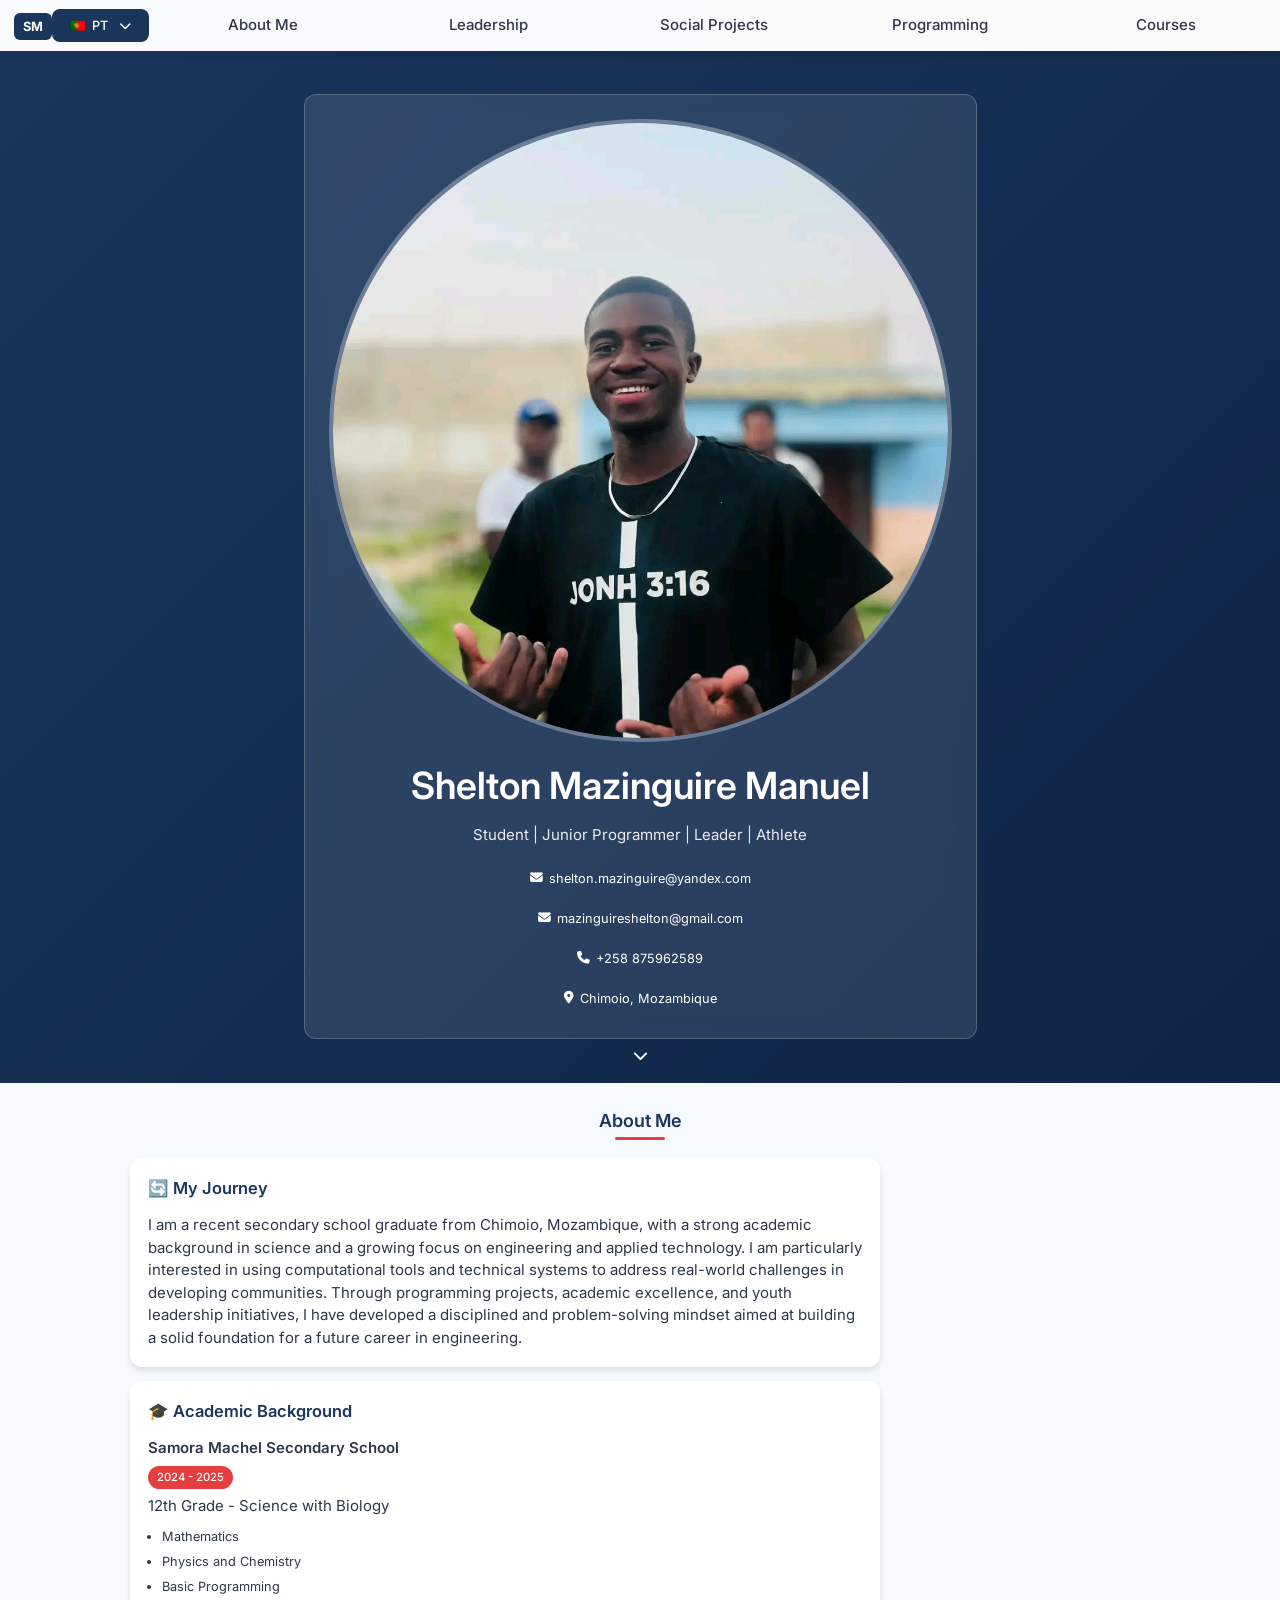
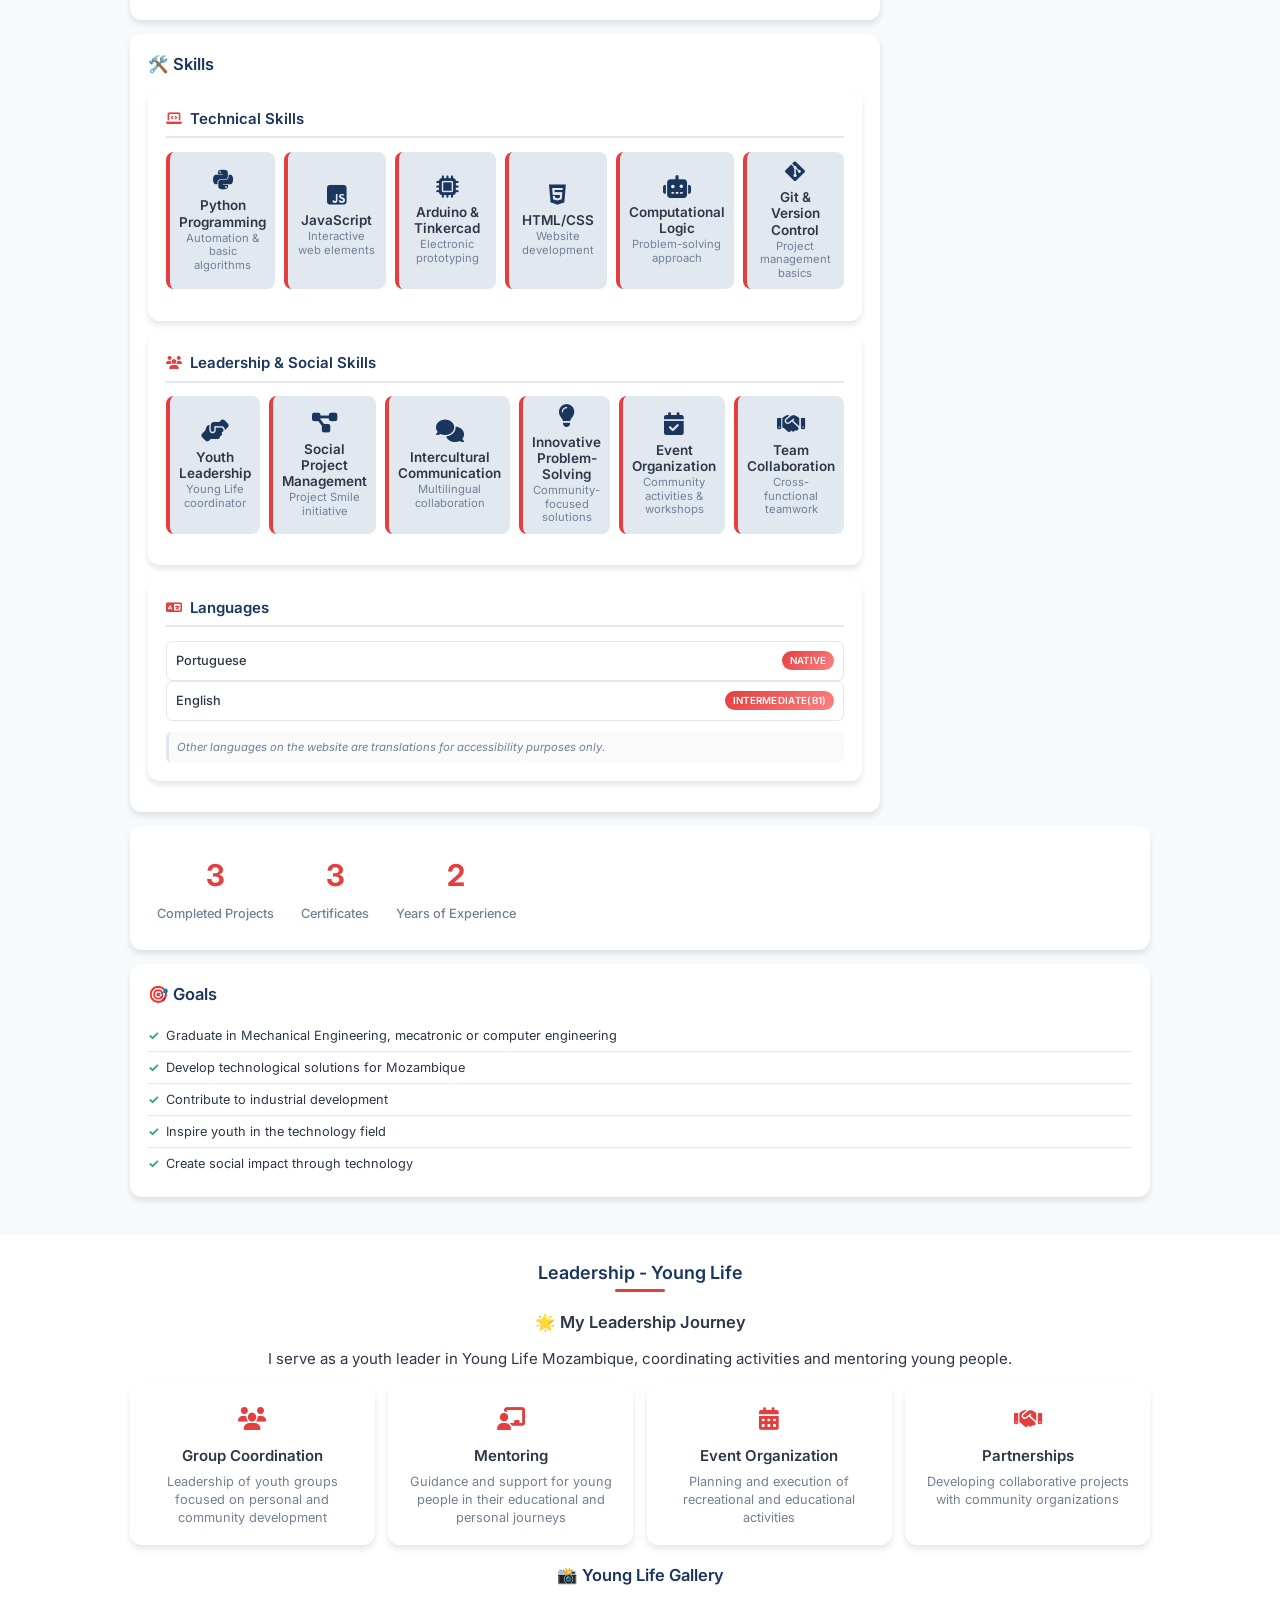
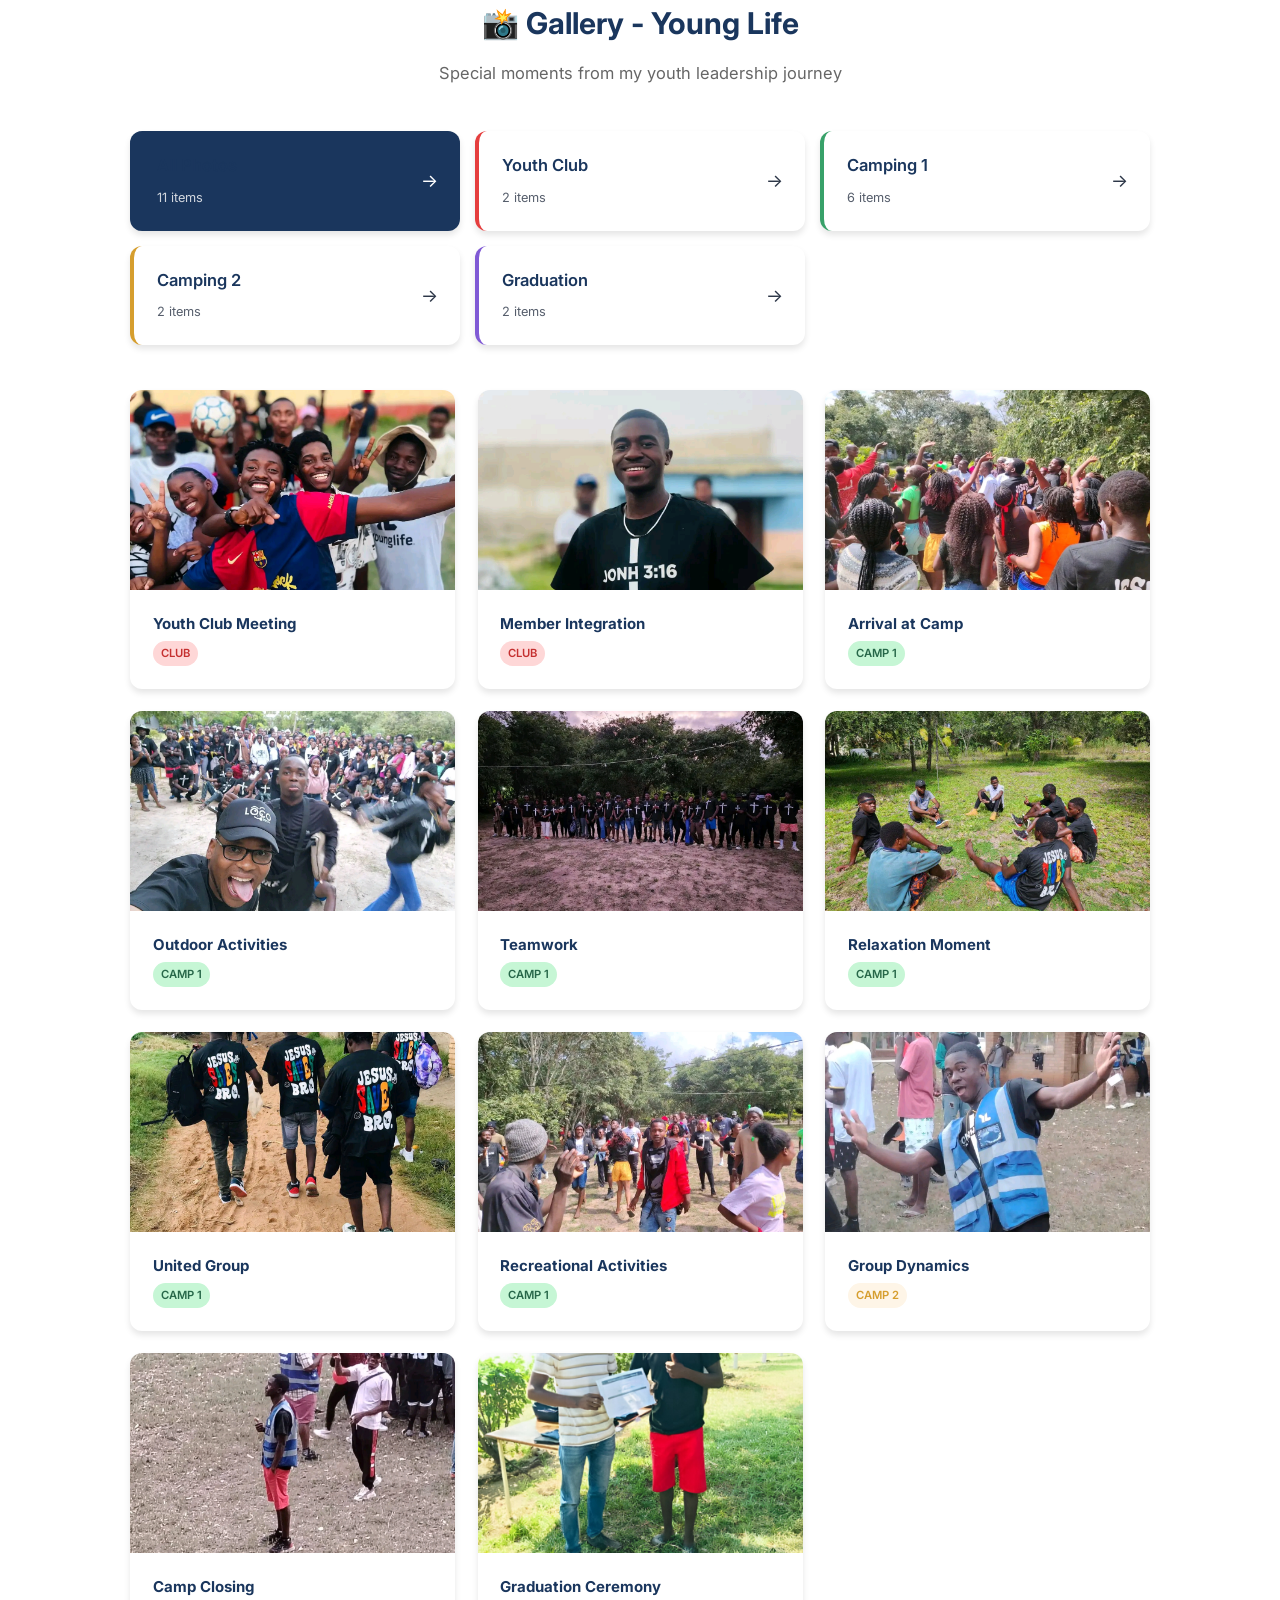
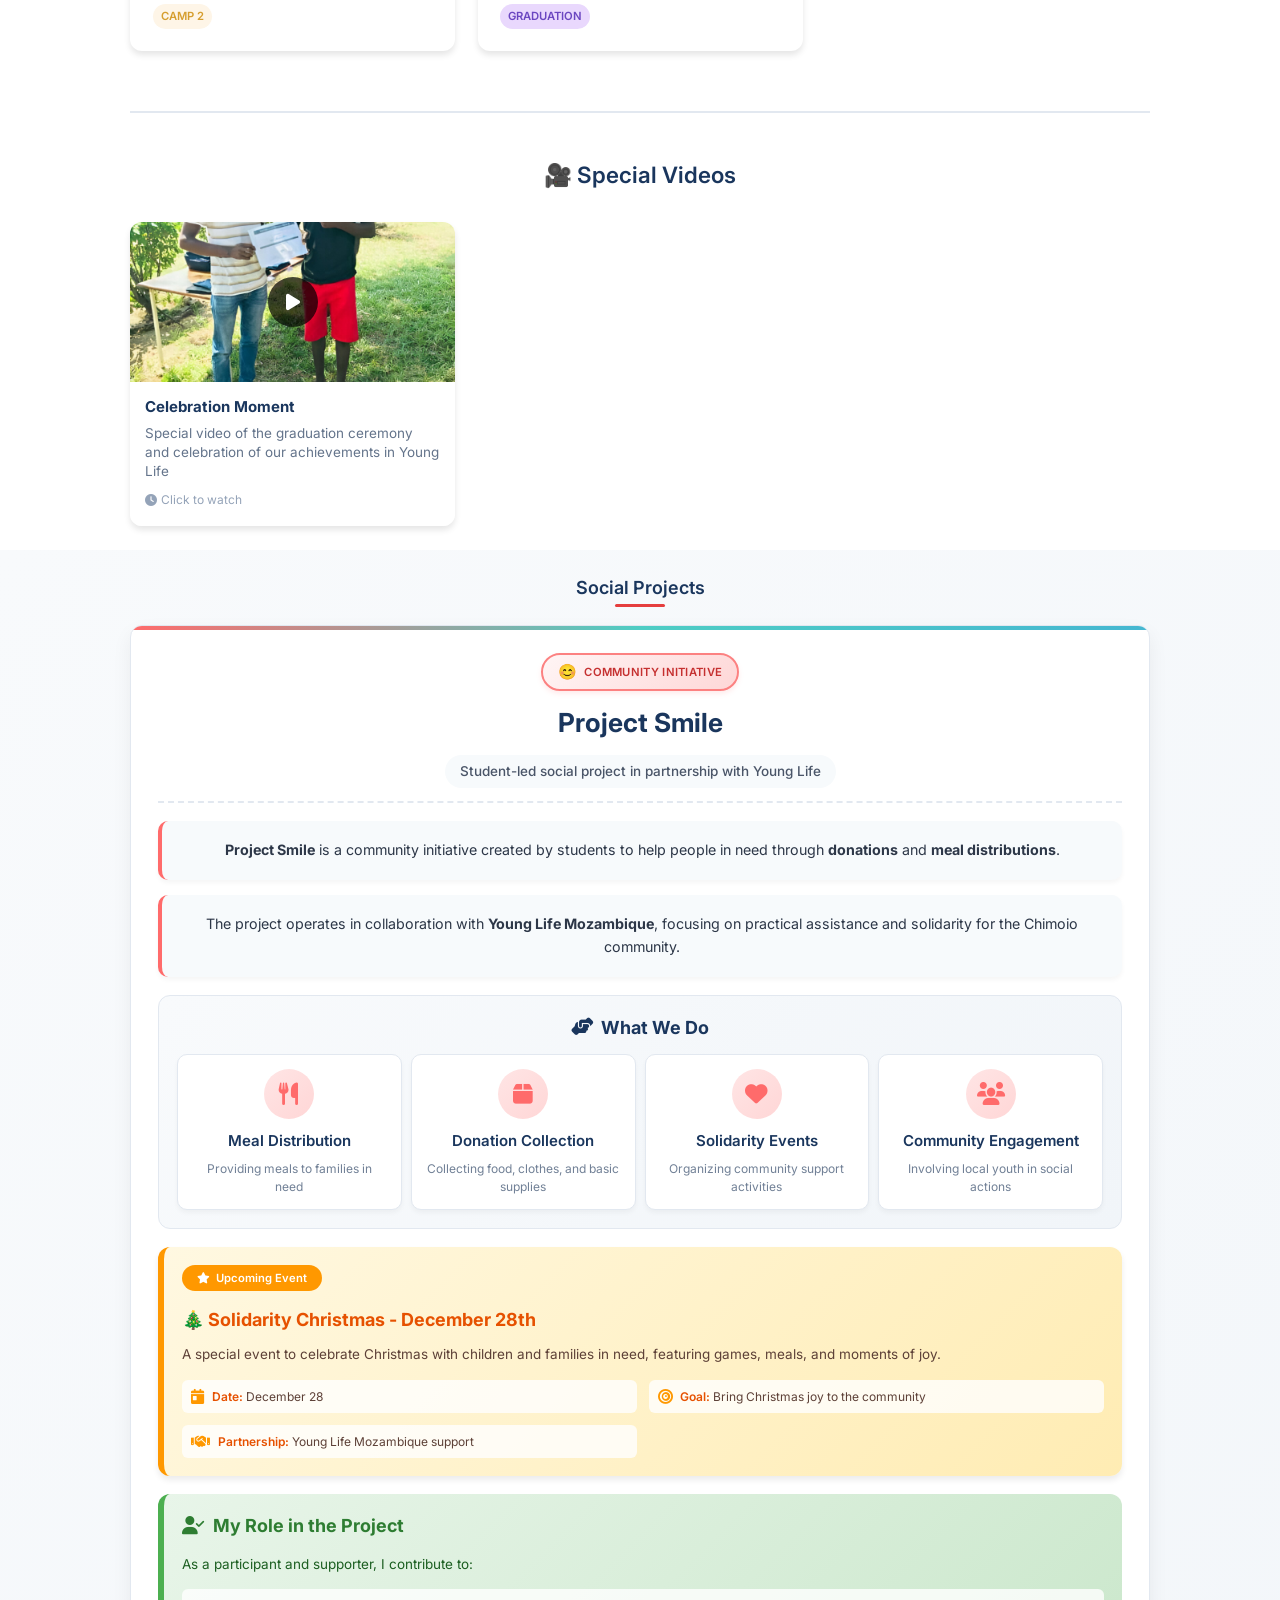
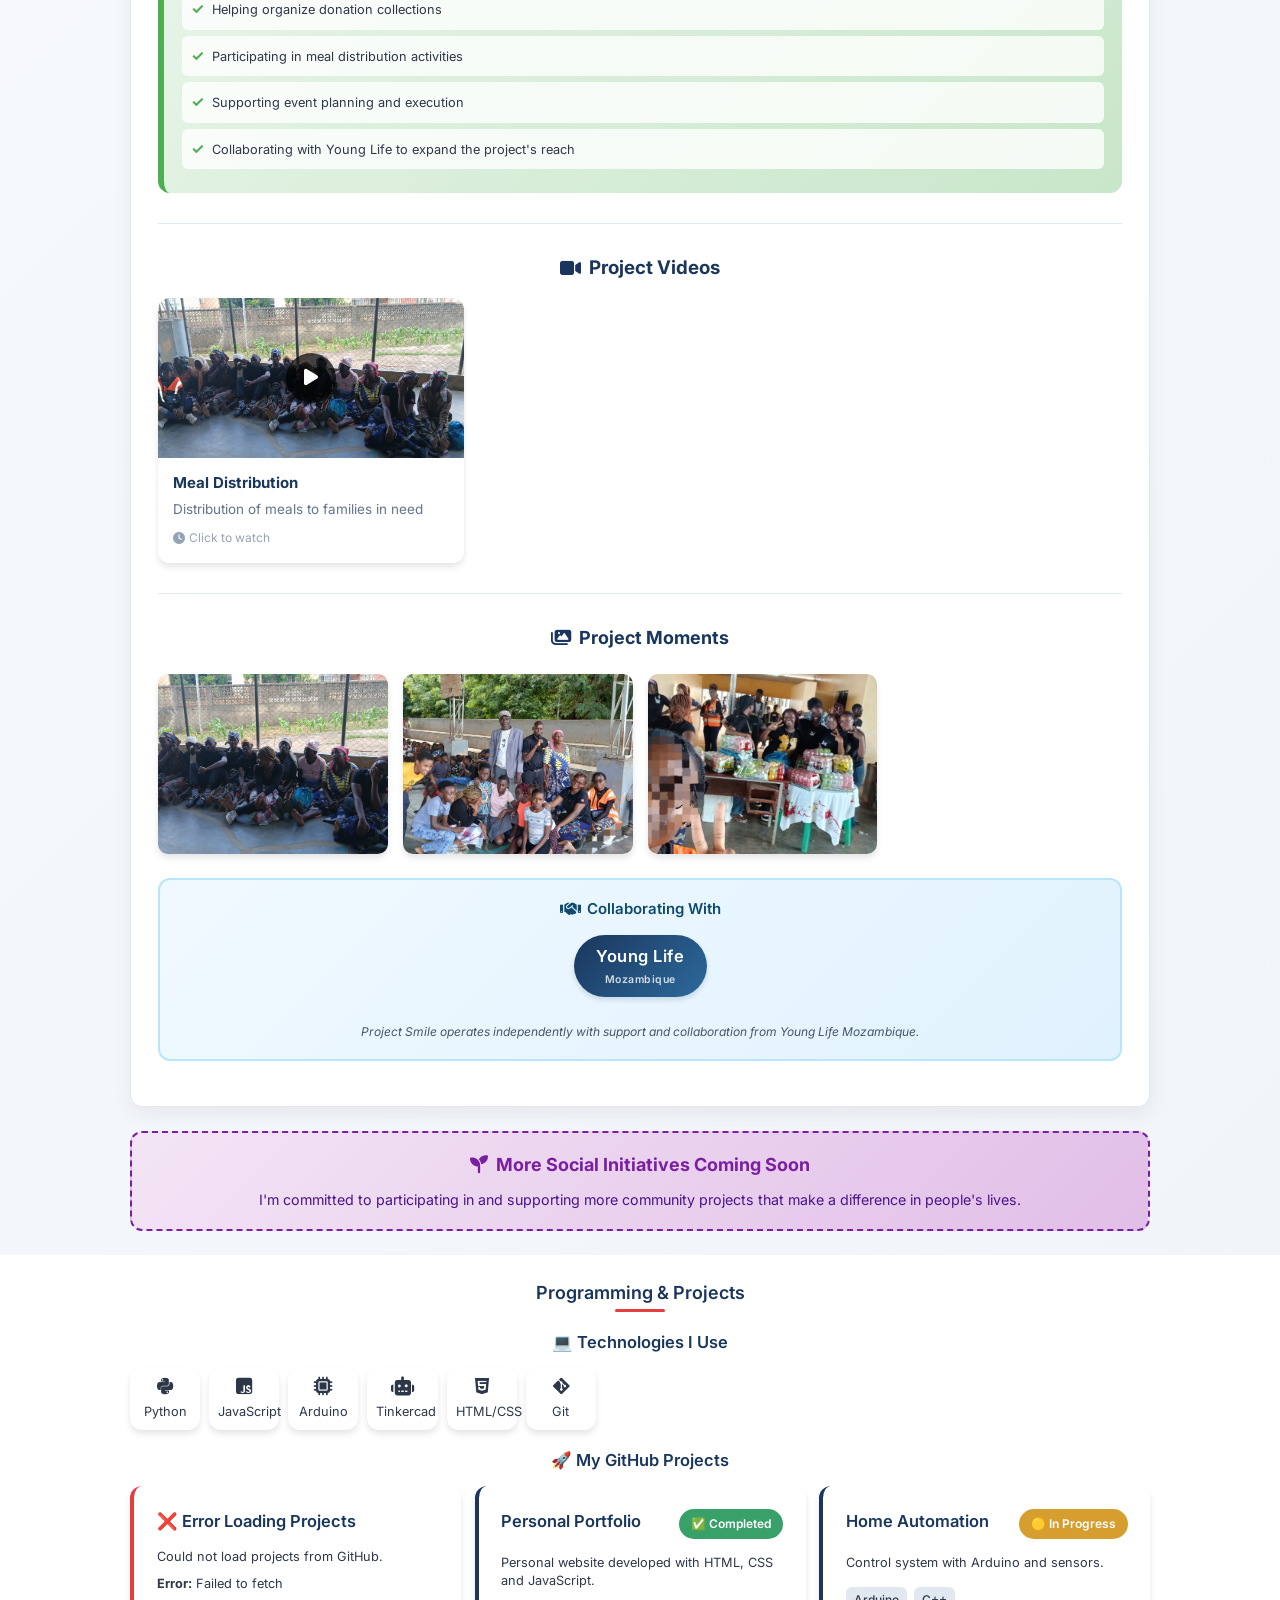
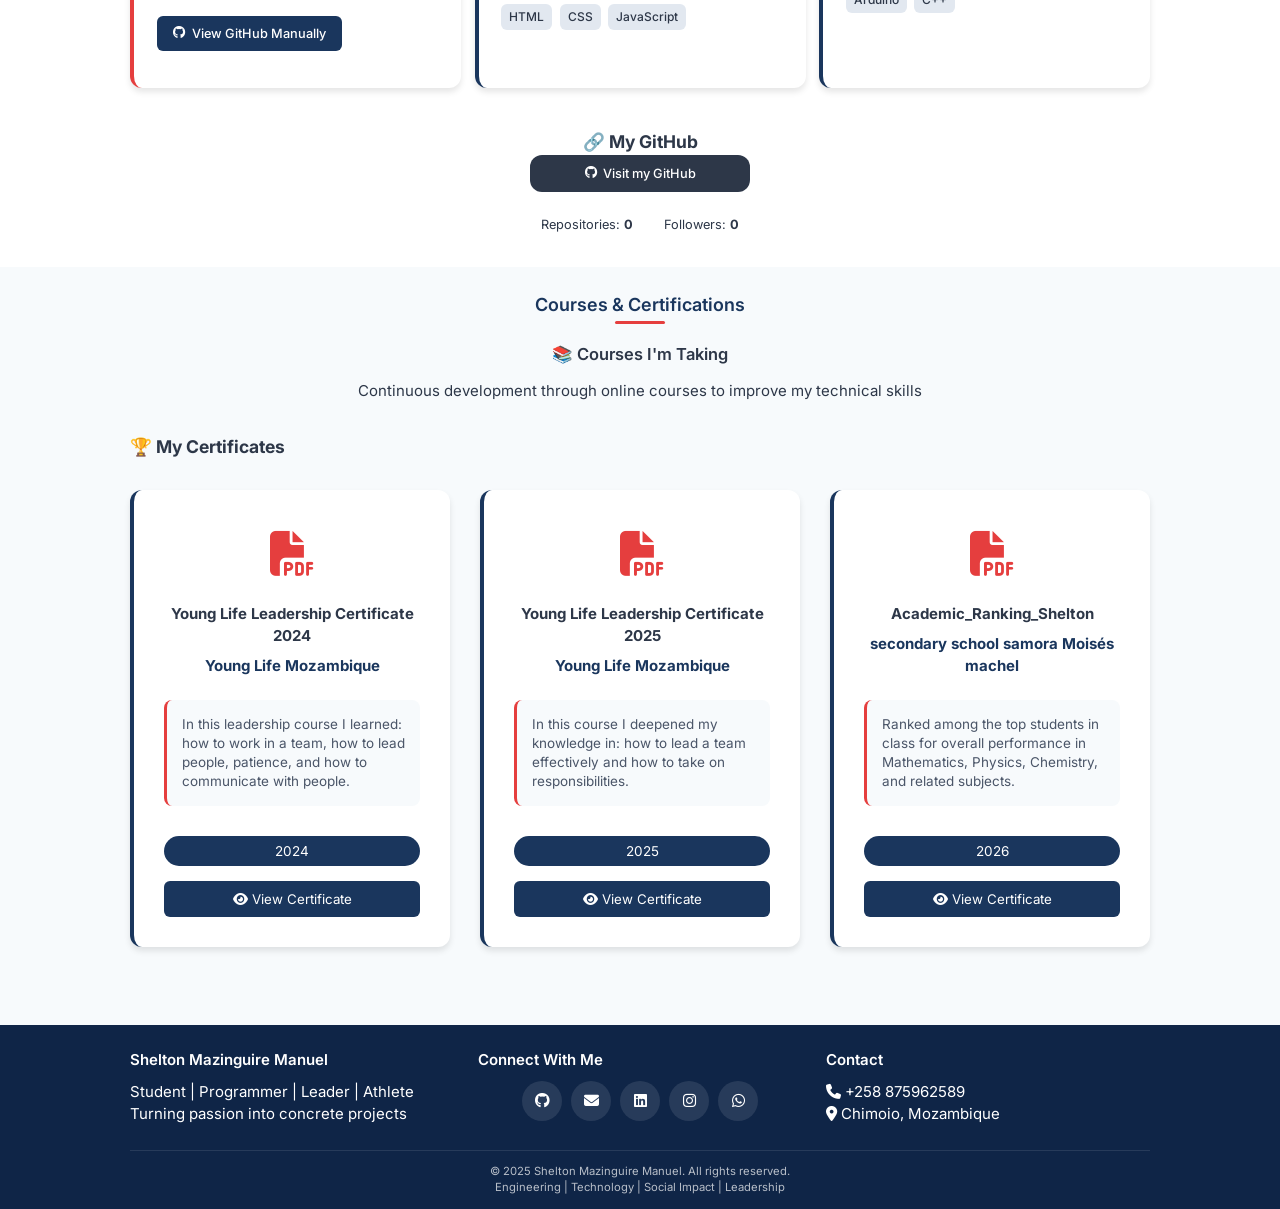
<file: index.html>
<!DOCTYPE html>
<html lang="en">
<head>
    <meta charset="UTF-8">
    <meta name="viewport" content="width=device-width, initial-scale=1.0">
    <title>Shelton Manuel | Engineering & Technology</title>
    
    <!-- Essential Meta Tags -->
    <meta name="google" content="translate">
    <meta name="description" content="Shelton Manuel - Student, Junior Programmer, Leader in Mozambique. Multilingual portfolio.">
    <meta name="keywords" content="Shelton Manuel, portfolio, programmer, Mozambique, student, engineering, technology">
    <meta name="author" content="Shelton Mazinguire Manuel">
    
    <!-- Open Graph / Social Media -->
    <meta property="og:title" content="Shelton Manuel | Engineering & Technology">
    <meta property="og:description" content="Student | Junior Programmer | Leader - Mozambique">
    <meta property="og:type" content="website">
    
    <!-- Stylesheets -->
    <link rel="stylesheet" href="css/style.css">
    <link rel="stylesheet" href="https://cdnjs.cloudflare.com/ajax/libs/font-awesome/6.4.0/css/all.min.css">
    <link href="https://fonts.googleapis.com/css2?family=Inter:wght@300;400;500;600;700&display=swap" rel="stylesheet">
</head>
<body>
    <!-- ==================== NAVIGATION ==================== -->
    <nav class="navbar">
        <div class="nav-container">
            <!-- Logo -->
            <div class="logo">
                <span>SM</span>
            </div>
            
            <!-- Language Selector -->
            <div class="language-selector">
                <button class="lang-btn" id="universalLangBtn">
                    <span class="flag">🇺🇸</span>
                    <span class="lang-code">EN</span>
                    <i class="fas fa-chevron-down"></i>
                </button>
                
                <div class="lang-dropdown">
                    <button class="lang-option" data-lang="pt">
                        <span class="flag">🇵🇹</span>
                        <span class="lang-name">Português</span>
                    </button>
                    
                    <button class="lang-option" data-lang="en">
                        <span class="flag">🇺🇸</span>
                        <span class="lang-name">English</span>
                    </button>
                    
                    <button class="lang-option" data-lang="es">
                        <span class="flag">🇪🇸</span>
                        <span class="lang-name">Español</span>
                    </button>
                    
                    <button class="lang-option" data-lang="fr">
                        <span class="flag">🇫🇷</span>
                        <span class="lang-name">Français</span>
                    </button>
                    
                    <button class="lang-option" data-lang="ru">
                        <span class="flag">🇷🇺</span>
                        <span class="lang-name">Русский</span>
                    </button>
                    
                    <button class="lang-option" data-lang="zh">
                        <span class="flag">🇨🇳</span>
                        <span class="lang-name">中文</span>
                    </button>
                    
                    <button class="lang-option" data-lang="tr">
                        <span class="flag">🇹🇷</span>
                        <span class="lang-name">Türkçe</span>
                    </button>
                </div>
            </div>
            
            <!-- Navigation Links -->
            <ul class="nav-links">
                <li><a href="#sobre" data-key="nav.about">About Me</a></li>
                <li><a href="#lideranca" data-key="nav.leadership">Leadership</a></li>
                <li><a href="#social-projects" data-key="nav.projects">Social Projects</a></li>
                <li><a href="#programacao" data-key="nav.programming">Programming</a></li>
                <li><a href="#cursos" data-key="nav.courses">Courses</a></li>
            </ul>
            
            <!-- Mobile Menu Toggle -->
            <div class="hamburger" aria-label="Open menu" role="button" tabindex="0">
                <span></span>
                <span></span>
                <span></span>
            </div>
        </div>
    </nav>

    <!-- ==================== HERO SECTION ==================== -->
    <header class="hero" id="inicio">
        <div class="hero-content">
            <div class="profile-card">
                <img src="assets/images/perfil/foto-perfil.jpg" 
                     alt="Shelton Manuel - Profile photo" 
                     class="profile-img"
                     loading="eager">
                <h1 data-key="hero.title">Shelton Mazinguire Manuel</h1>
                <p class="tagline" data-key="hero.tagline">Student | Junior Programmer | Leader</p>
                
                <div class="contact-info">
                    <a href="mailto:shelton.mazinguire@yandex.com" aria-label="Send email to shelton.mazinguire@yandex.com">
                        <i class="fas fa-envelope" aria-hidden="true"></i>
                        shelton.mazinguire@yandex.com
                    </a>
                    <a href="mailto:mazinguireshelton@gmail.com" aria-label="Send email to mazinguireshelton@gmail.com">
                        <i class="fas fa-envelope" aria-hidden="true"></i>
                        mazinguireshelton@gmail.com
                    </a>
                    <a href="tel:+258875962589" aria-label="Call +258 875962589">
                        <i class="fas fa-phone" aria-hidden="true"></i>
                        +258 875962589
                    </a>
                    <span>
                        <i class="fas fa-map-marker-alt" aria-hidden="true"></i>
                        Chimoio, Mozambique
                    </span>
                </div>
            </div>
        </div>
        
        <div class="scroll-down" aria-label="Scroll down">
            <i class="fas fa-chevron-down" aria-hidden="true"></i>
        </div>
    </header>

    <!-- ==================== ABOUT ME ==================== -->
    <section id="sobre" class="section" aria-labelledby="sobre-title">
        <div class="container">
            <h2 class="section-title" id="sobre-title">About Me</h2>
            
            <div class="sobre-content">
                <!-- Left Column: Text -->
                <div class="sobre-text">
                    <div class="intro-card">
                        <h3 data-key="about.journey">🔄 My Journey</h3>
                        <p data-key="about.journeyText">I am a recent secondary school graduate from Chimoio, Mozambique, with a strong academic background in science and a growing focus on engineering and applied technology. I am particularly interested in using computational tools and technical systems to address real-world challenges in developing communities. Through programming projects, academic excellence, and youth leadership initiatives, I have developed a disciplined and problem-solving mindset aimed at building a solid foundation for a future career in engineering.</p>
                    </div>
                    
                    <div class="education-card">
                        <h3 data-key="about.education">🎓 Academic Education</h3>
                        <div class="education-item">
                            <h4 data-key="about.school">Samora Machel Secondary School</h4>
                            <span class="year" data-key="about.year">2024 - 2025</span>
                            <p data-key="about.grade">12th Grade - Science </p>
                            <ul>
                                <li data-key="about.subject1">Mathematics</li>
                                <li data-key="about.subject2">Physics and Chemistry</li>
                                <li data-key="about.subject3">Basic Programming</li>
                            </ul>
                        </div>
                    </div>

                    <!-- ==================== UPDATED SKILLS SECTION ==================== -->
                    <div class="skills-card">
                        <h3 data-key="about.skills">🛠️ Technical & Professional Skills</h3>
                        
                        <!-- Technical Skills -->
                        <div class="skills-category">
                            <h4><i class="fas fa-laptop-code"></i> Technical Skills</h4>
                            <div class="skills-grid">
                                <div class="skill-item">
                                    <i class="fab fa-python"></i>
                                    <span>Python Programming</span>
                                    <small>Automation & basic algorithms</small>
                                </div>
                                <div class="skill-item">
                                    <i class="fab fa-js-square"></i>
                                    <span>JavaScript</span>
                                    <small>Interactive web elements</small>
                                </div>
                                <div class="skill-item">
                                    <i class="fas fa-microchip"></i>
                                    <span>Arduino & Tinkercad</span>
                                    <small>Electronic prototyping</small>
                                </div>
                                <div class="skill-item">
                                    <i class="fab fa-html5"></i>
                                    <span>HTML/CSS</span>
                                    <small>Website development</small>
                                </div>
                                <div class="skill-item">
                                    <i class="fas fa-robot"></i>
                                    <span>Computational Logic</span>
                                    <small>Problem-solving approach</small>
                                </div>
                                <div class="skill-item">
                                    <i class="fab fa-git-alt"></i>
                                    <span>Git & Version Control</span>
                                    <small>Project management basics</small>
                                </div>
                            </div>
                        </div>
                        
                        <!-- Soft Skills & Leadership -->
                        <div class="skills-category">
                            <h4><i class="fas fa-users"></i> Leadership & Social Skills</h4>
                            <div class="skills-grid">
                                <div class="skill-item">
                                    <i class="fas fa-hands-helping"></i>
                                    <span>Youth Leadership</span>
                                    <small>Young Life coordinator</small>
                                </div>
                                <div class="skill-item">
                                    <i class="fas fa-project-diagram"></i>
                                    <span>Social Project Management</span>
                                    <small>Project Smile initiative</small>
                                </div>
                                <div class="skill-item">
                                    <i class="fas fa-comments"></i>
                                    <span>Intercultural Communication</span>
                                    <small>Multilingual collaboration</small>
                                </div>
                                <div class="skill-item">
                                    <i class="fas fa-lightbulb"></i>
                                    <span>Innovative Problem-Solving</span>
                                    <small>Community-focused solutions</small>
                                </div>
                                <div class="skill-item">
                                    <i class="fas fa-calendar-check"></i>
                                    <span>Event Organization</span>
                                    <small>Community activities & workshops</small>
                                </div>
                                <div class="skill-item">
                                    <i class="fas fa-handshake"></i>
                                    <span>Team Collaboration</span>
                                    <small>Cross-functional teamwork</small>
                                </div>
                            </div>
                        </div>
                        
                        <!-- Languages -->
                        <div class="skills-category">
                            <h4><i class="fas fa-language"></i> Languages</h4>
                            <div class="languages-list">
                                <div class="language-item">
                                    <span class="lang-name">Portuguese</span>
                                    <span class="lang-level">Native</span>
                                </div>
                                <div class="language-item">
                                    <span class="lang-name">English</span>
                                    <span class="lang-level">Intermediate(B1)</span>
                                </div>
                                    <p class="language-disclaimer" data-key="languages.disclaimer">
                                     Other languages on the website are translations for accessibility purposes only.
                                    </p>
                                  </div>
                            </div>
                        </div>
                    </div>
                    <!-- ==================== END OF UPDATED SKILLS SECTION ==================== -->
                </div>
                
                <!-- Right Column: Statistics and Goals -->
                <div class="sobre-visual">
                    <div class="stats-card">
                        <div class="stat">
                            <div class="stat-number" id="projetos-count" aria-live="polite">0</div>
                            <div class="stat-label" data-key="about.projects">Completed Projects</div>
                        </div>
                        <div class="stat">
                            <div class="stat-number" id="certificados-count" aria-live="polite">0</div>
                            <div class="stat-label" data-key="about.certificates">Certificates</div>
                        </div>
                        <div class="stat">
                            <div class="stat-number" id="experiencia-count" aria-live="polite">0</div>
                            <div class="stat-label" data-key="about.experience">Years of Experience</div>
                        </div>
                    </div>
                    
                    <div class="goals-card">
                        <h3 data-key="about.goals">🎯 Goals</h3>
                        <ul>
                            <li data-key="about.goal1">Graduate in Mechanical Engineering</li>
                            <li data-key="about.goal2">Develop technological solutions for Mozambique</li>
                            <li data-key="about.goal3">Contribute to industrial development</li>
                            <li data-key="about.goal4">Inspire young people in the technology field</li>
                            <li data-key="about.goal5">Create social impact through technology</li>
                        </ul>
                    </div>
                </div>
            </div>
        </div>
    </section>

    <!-- ==================== LEADERSHIP ==================== -->
    <section id="lideranca" class="section bg-light" aria-labelledby="lideranca-title">
        <div class="container">
            <h2 class="section-title" id="lideranca-title">Leadership - Young Life</h2>
            
            <div class="lideranca-intro">
                <h3 data-key="leadership.journey">🌟 My Leadership Journey</h3>
                <p data-key="leadership.journeyText">Acting as a youth leader at Young Life Mozambique, coordinating activities, mentoring young people, and developing communication and teamwork skills.</p>
            </div>

            <!-- Leadership Activities -->
            <div class="atividades-grid">
                <div class="atividade-card">
                    <div class="atividade-icon" aria-hidden="true">
                        <i class="fas fa-users"></i>
                    </div>
                    <h4 data-key="leadership.coordination">Group Coordination</h4>
                    <p data-key="leadership.coordinationText">Leading youth groups with focus on personal and community development</p>
                </div>
                
                <div class="atividade-card">
                    <div class="atividade-icon" aria-hidden="true">
                        <i class="fas fa-chalkboard-teacher"></i>
                    </div>
                    <h4 data-key="leadership.mentoring">Mentoring</h4>
                    <p data-key="leadership.mentoringText">Guidance and support for young people in their educational and personal journeys</p>
                </div>
                
                <div class="atividade-card">
                    <div class="atividade-icon" aria-hidden="true">
                        <i class="fas fa-calendar-alt"></i>
                    </div>
                    <h4 data-key="leadership.events">Event Organization</h4>
                    <p data-key="leadership.eventsText">Planning and execution of recreational and educational activities</p>
                </div>
                
                <div class="atividade-card">
                    <div class="atividade-icon" aria-hidden="true">
                        <i class="fas fa-handshake"></i>
                    </div>
                    <h4 data-key="leadership.partnerships">Partnerships</h4>
                    <p data-key="leadership.partnershipsText">Developing collaborative projects with community organizations</p>
                </div>
            </div>

            <!-- Young Life Gallery -->
            <div class="galeria-section">
                <h3 data-key="leadership.gallery">📸 Young Life Activities</h3>
                <div id="youngLifeGallery" aria-live="polite">
                    <div class="loading-state">
                        <i class="fas fa-spinner fa-spin" aria-hidden="true"></i>
                        <p data-lang="loading">Loading gallery...</p>
                    </div>
                </div>
            </div>
        </div>
    </section>

    <!-- ==================== SOCIAL PROJECTS ==================== -->
    <section id="social-projects" class="section" aria-labelledby="social-projects-title">
        <div class="container">
            <h2 class="section-title" id="social-projects-title">Social Projects</h2>
            
            <!-- Project Smile -->
            <div class="social-project-card">
                <div class="project-header">
                    <div class="project-badge">
                        <span class="badge-icon">😊</span>
                        <span class="badge-text">Community Initiative</span>
                    </div>
                    <h3 data-key="projects.smile.title">Project Smile</h3>
                    <p class="project-subtitle" data-key="projects.smile.subtitle">Student-led social project in partnership with Young Life</p>
                </div>
                
                <!-- Project Description -->
                <div class="project-description">
                    <p data-key="projects.smile.desc1"><strong>Project Smile</strong> is a community initiative created by students to help people in need through <strong>donations</strong> and <strong>meal distributions</strong>.</p>
                    <p data-key="projects.smile.desc2">The project operates in collaboration with <strong>Young Life Mozambique</strong>, focusing on practical assistance and solidarity for the Chimoio community.</p>
                </div>
                
                <!-- What We Do -->
                <div class="project-goals">
                    <h4><i class="fas fa-hands-helping"></i> <span data-key="projects.smile.activities">What We Do</span></h4>
                    <div class="goals-grid">
                        <div class="goal-card">
                            <i class="fas fa-utensils"></i>
                            <h5 data-key="projects.smile.activity1.title">Meal Distribution</h5>
                            <p data-key="projects.smile.activity1.desc">Providing meals to families in need</p>
                        </div>
                        <div class="goal-card">
                            <i class="fas fa-box"></i>
                            <h5 data-key="projects.smile.activity2.title">Donation Collection</h5>
                            <p data-key="projects.smile.activity2.desc">Collecting food, clothes, and basic supplies</p>
                        </div>
                        <div class="goal-card">
                            <i class="fas fa-heart"></i>
                            <h5 data-key="projects.smile.activity3.title">Solidarity Events</h5>
                            <p data-key="projects.smile.activity3.desc">Organizing community support activities</p>
                        </div>
                        <div class="goal-card">
                            <i class="fas fa-users"></i>
                            <h5 data-key="projects.smile.activity4.title">Community Engagement</h5>
                            <p data-key="projects.smile.activity4.desc">Involving local youth in social actions</p>
                        </div>
                    </div>
                </div>
                
                <!-- Upcoming Event: Solidarity Christmas -->
                <div class="project-event">
                    <div class="event-badge">
                        <i class="fas fa-star"></i>
                        <span data-key="projects.smile.upcomingEvent">Upcoming Event</span>
                    </div>
                    <h4>🎄 Solidarity Christmas - December 28th</h4>
                    <p>A special event to celebrate Christmas with children and families in need, featuring games, meals, and moments of joy.</p>
                    
                    <div class="event-details">
                        <div class="detail">
                            <i class="fas fa-calendar-day"></i>
                            <span><strong>Date:</strong> December 28</span>
                        </div>
                        <div class="detail">
                            <i class="fas fa-bullseye"></i>
                            <span><strong>Goal:</strong> Bring Christmas joy to the community</span>
                        </div>
                        <div class="detail">
                            <i class="fas fa-handshake"></i>
                            <span><strong>Partnership:</strong> Young Life Mozambique support</span>
                        </div>
                    </div>
                </div>
                
                <!-- My Participation -->
                <div class="my-participation">
                    <h4><i class="fas fa-user-check"></i> My Role in the Project</h4>
                    <p>As a participant and supporter, I contribute to:</p>
                    <ul>
                        <li>Helping organize donation collections</li>
                        <li>Participating in meal distribution activities</li>
                        <li>Supporting event planning and execution</li>
                        <li>Collaborating with Young Life to expand the project's reach</li>
                    </ul>
                </div>
                
                <!-- Gallery -->
                <div class="project-gallery">
                    <h4><i class="fas fa-images"></i> <span data-key="projects.smile.galleryTitle">Project Moments</span></h4>
                    <div class="gallery-grid" id="projectSmileGallery">
                        <!-- Fotos serão carregadas via JavaScript -->
                    </div>
                </div>
                
                <!-- Partnership -->
                <div class="project-partnership">
                    <div class="partnership-badge">
                        <i class="fas fa-handshake"></i>
                        <span data-key="projects.smile.partnership">Collaborating With</span>
                    </div>
                    <div class="partner-logo">
                        <span>Young Life</span>
                        <small>Mozambique</small>
                    </div>
                    <p class="partnership-note">Project Smile operates independently with support and collaboration from Young Life Mozambique.</p>
                </div>
            </div>
            
            <!-- Space for Future Projects -->
            <div class="future-projects">
                <h4><i class="fas fa-seedling"></i> More Social Initiatives Coming Soon</h4>
                <p>I'm committed to participating in and supporting more community projects that make a difference in people's lives.</p>
            </div>
        </div>
    </section>

    <!-- ==================== PROGRAMMING ==================== -->
    <section id="programacao" class="section bg-light" aria-labelledby="programacao-title">
        <div class="container">
            <h2 class="section-title" id="programacao-title">Programming & Projects</h2>
            
            <!-- Tech Stack -->
            <div class="tech-stack">
                <h3 data-key="programming.tech">💻 Technologies I Use</h3>
                <div class="tech-grid">
                    <div class="tech-item">
                        <i class="fab fa-python" aria-hidden="true"></i>
                        <span>Python</span>
                    </div>
                    <div class="tech-item">
                        <i class="fab fa-js-square" aria-hidden="true"></i>
                        <span>JavaScript</span>
                    </div>
                    <div class="tech-item">
                        <i class="fas fa-microchip" aria-hidden="true"></i>
                        <span>Arduino</span>
                    </div>
                    <div class="tech-item">
                        <i class="fas fa-robot" aria-hidden="true"></i>
                        <span>Tinkercad</span>
                    </div>
                    <div class="tech-item">
                        <i class="fab fa-html5" aria-hidden="true"></i>
                        <span>HTML/CSS</span>
                    </div>
                    <div class="tech-item">
                        <i class="fab fa-git-alt" aria-hidden="true"></i>
                        <span>Git</span>
                    </div>
                </div>
            </div>

            <!-- GitHub Projects -->
            <div class="projetos-section">
                <h3 data-key="programming.projects">🚀 My GitHub Projects</h3>
                <div class="projetos-grid" id="projetosGitHub" aria-live="polite">
                    <!-- Projects loaded via projetos.js -->
                </div>
            </div>

            <!-- GitHub Links -->
            <div class="github-links">
                <h3 data-key="programming.github">🔗 My GitHub</h3>
                <div class="github-stats">
                    <a href="https://github.com/mazinguireshelton-a11y" 
                       class="github-btn" 
                       target="_blank" 
                       rel="noopener noreferrer"
                       aria-label="Visit GitHub profile">
                        <i class="fab fa-github" aria-hidden="true"></i>
                        <span data-key="programming.visit">Visit My GitHub</span>
                    </a>
                    <div class="stats">
                        <span class="stat">
                            <span data-key="programming.repos">Repositories:</span>
                            <strong id="repoCount" aria-live="polite">0</strong>
                        </span>
                        <span class="stat">
                            <span data-key="programming.followers">Followers:</span>
                            <strong id="followersCount" aria-live="polite">0</strong>
                        </span>
                    </div>
                </div>
            </div>
        </div>
    </section>

    <!-- ==================== COURSES ==================== -->
    <section id="cursos" class="section" aria-labelledby="cursos-title">
        <div class="container">
            <h2 class="section-title" id="cursos-title">Courses & Certifications</h2>
            
            <div class="cursos-header">
                <h3 data-key="courses.header">📚 Alisson's Courses I'm Taking</h3>
                <p data-key="courses.subtitle">Continuous development through online courses to improve my technical skills</p>
            </div>

            <!-- Courses Grid -->
            <div class="cursos-grid" id="cursosGrid" aria-live="polite">
                <!-- Courses loaded via JavaScript -->
            </div>

            <!-- Certificates -->
            <div class="certificados-section">
                <h3 data-key="courses.certificates">🏆 My Certificates</h3>
                <div class="certificados-grid" id="certificadosGrid" aria-live="polite">
                    <!-- Certificates loaded via JavaScript -->
                </div>
            </div>
        </div>
    </section>

    <!-- ==================== FOOTER ==================== -->
    <footer class="footer" role="contentinfo">
        <div class="container">
            <div class="footer-content">
                <!-- Personal Information -->
                <div class="footer-info">
                    <h3>Shelton Mazinguire Manuel</h3>
                    <p data-key="footer.tagline">Student | Programmer | Leader | Social Innovator</p>
                    <p data-key="footer.mission">Turning passion into concrete projects</p>
                </div>
                
                <!-- Social Media -->
                <div class="footer-links">
                    <h4 data-key="footer.connect">Connect With Me</h4>
                    <div class="social-links">
                        <a href="https://github.com/mazinguireshelton-a11y" 
                           target="_blank" 
                           rel="noopener noreferrer"
                           aria-label="GitHub">
                            <i class="fab fa-github" aria-hidden="true"></i>
                        </a>
                        <a href="mailto:shelton.mazinguire@yandex.com" 
                           aria-label="Email">
                            <i class="fas fa-envelope" aria-hidden="true"></i>
                        </a>
                        <a href="https://www.linkedin.com/in/shelton-mazinguire-88b461398" 
                           target="_blank" 
                           rel="noopener noreferrer"
                           aria-label="LinkedIn">
                            <i class="fab fa-linkedin" aria-hidden="true"></i>
                        </a>
                        <a href="https://www.instagram.com/sheltonmazinguire" 
                           target="_blank" 
                           rel="noopener noreferrer"
                           aria-label="Instagram">
                            <i class="fab fa-instagram" aria-hidden="true"></i>
                        </a>
                        <a href="https://wa.me/qr/ENZ3XAI5NHQBE1" 
                           target="_blank" 
                           rel="noopener noreferrer"
                           aria-label="WhatsApp">
                            <i class="fab fa-whatsapp" aria-hidden="true"></i>
                        </a>
                    </div>
                </div>
                
                <!-- Contact -->
                <div class="footer-contact">
                    <h4 data-key="footer.contact">Contact</h4>
                    <p><i class="fas fa-phone" aria-hidden="true"></i> +258 875962589</p>
                    <p><i class="fas fa-map-marker-alt" aria-hidden="true"></i> Chimoio, Mozambique</p>
                </div>
            </div>
            
            <!-- Bottom Footer -->
            <div class="footer-bottom">
                <p data-key="footer.rights">&copy; 2025 Shelton Mazinguire Manuel. All rights reserved.</p>
                <p class="footer-sub" data-key="footer.diverse">Engineering | Technology | Social Impact | Leadership</p>
            </div>
        </div>
    </footer>

    <!-- ==================== SCRIPTS ==================== -->
    <script src="js/translations.js"></script>
    <script src="js/lang.js"></script>
    <script src="js/menu-mobile.js"></script>
    <script src="js/contadores.js"></script>
    <script src="js/galeria.js"></script>
    <script src="js/projetos.js"></script>
    <script src="js/social-projects.js"></script>

    <!-- LANGUAGE BUTTONS SCRIPT -->
    <script>
        document.addEventListener('DOMContentLoaded', function() {
            console.log('🔧 Initializing translation system...');
            
            // Function to set up language buttons
            function setupLanguageButtons() {
                const mainButton = document.getElementById('universalLangBtn');
                const dropdown = document.querySelector('.lang-dropdown');
                const options = document.querySelectorAll('.lang-option');
                
                if (!mainButton || !dropdown) {
                    console.error('❌ Language buttons not found');
                    return;
                }
                
                console.log(`✅ ${options.length} language buttons found`);
                
                // Open/close dropdown
                mainButton.addEventListener('click', function(e) {
                    e.stopPropagation();
                    dropdown.classList.toggle('active');
                });
                
                // Configure each option
                options.forEach(function(option) {
                    option.addEventListener('click', function(e) {
                        e.preventDefault();
                        e.stopPropagation();
                        
                        const lang = this.getAttribute('data-lang');
                        console.log(`🌐 Language selected: ${lang}`);
                        
                        // Use the translation system from translations.js
                        if (window.translationManager && window.translationManager.changeLanguage) {
                            window.translationManager.changeLanguage(lang);
                        } else if (window.changeLanguage) {
                            window.changeLanguage(lang);
                        } else {
                            console.error('❌ Translation system not found');
                        }
                        
                        // Close dropdown
                        dropdown.classList.remove('active');
                        
                        // Update main button
                        updateMainButton(lang);
                    });
                });
                
                // Close dropdown when clicking outside
                document.addEventListener('click', function(e) {
                    if (!e.target.closest('.language-selector')) {
                        dropdown.classList.remove('active');
                    }
                });
                
                // Close dropdown with ESC
                document.addEventListener('keydown', function(e) {
                    if (e.key === 'Escape') {
                        dropdown.classList.remove('active');
                    }
                });
                
                console.log('✅ Language buttons configured');
            }
            
            // Function to update main button
            function updateMainButton(lang) {
                const button = document.getElementById('universalLangBtn');
                if (!button) return;
                
                const flagMap = {
                    'pt': '🇵🇹',
                    'en': '🇺🇸',
                    'es': '🇪🇸',
                    'fr': '🇫🇷',
                    'ru': '🇷🇺',
                    'zh': '🇨🇳'
                };
                
                const codeMap = {
                    'pt': 'PT',
                    'en': 'EN',
                    'es': 'ES',
                    'fr': 'FR',
                    'ru': 'RU',
                    'zh': 'ZH'
                };
                
                const flagSpan = button.querySelector('.flag');
                const codeSpan = button.querySelector('.lang-code');
                
                if (flagSpan && flagMap[lang]) {
                    flagSpan.textContent = flagMap[lang];
                }
                
                if (codeSpan && codeMap[lang]) {
                    codeSpan.textContent = codeMap[lang];
                }
                
                console.log(`🔄 Main button updated to: ${lang}`);
            }
            
            // Set up buttons after page loads
            setTimeout(setupLanguageButtons, 500);
            
            // Try again after 2 seconds if it doesn't work
            setTimeout(function() {
                if (!document.querySelector('.lang-btn').hasEventListener) {
                    setupLanguageButtons();
                }
            }, 2000);
        });
    </script>  
</body>
</html>
</file>
<file: css/style.css>
/* ===== VARIÁVEIS CSS ===== */
:root {
    /* Cores */
    --primary: #1a365d;
    --primary-dark: #0f2547;
    --secondary: #2d6a9c;
    --accent: #e53e3e;
    --accent-light: #fc8181;
    --light: #f7fafc;
    --dark: #2d3748;
    --gray: #718096;
    --gray-light: #e2e8f0;
    --success: #38a169;
    
    /* Efeitos */
    --transition: all 0.3s ease;
    --shadow: 0 4px 6px rgba(0, 0, 0, 0.1);
    --shadow-lg: 0 10px 25px rgba(0, 0, 0, 0.15);
    --radius: 12px;
    
    /* Tipografia */
    --font-primary: 'Inter', sans-serif;
    --font-size-xs: 0.75rem;
    --font-size-sm: 0.85rem;
    --font-size-base: 1rem;
    --font-size-lg: 1.1rem;
    --font-size-xl: 1.2rem;
    --font-size-2xl: 1.75rem;
    --font-size-3xl: 2.25rem;
    
    /* Espaçamentos Compactados */
    --space-xs: 0.4rem;
    --space-sm: 0.6rem;
    --space-md: 0.9rem;
    --space-lg: 1.2rem;
    --space-xl: 1.6rem;
    --space-2xl: 2.4rem;
}

/* ===== RESET & BASE STYLES ===== */
*, *::before, *::after {
    margin: 0;
    padding: 0;
    box-sizing: border-box;
}

html {
    scroll-behavior: smooth;
    font-size: 15px;
    -webkit-text-size-adjust: 100%;
}

body {
    font-family: var(--font-primary);
    background-color: var(--light);
    color: var(--dark);
    line-height: 1.5;
    overflow-x: hidden;
    -webkit-font-smoothing: antialiased;
    -moz-osx-font-smoothing: grayscale;
}

/* ===== LAYOUT & CONTAINERS ===== */
.container {
    width: 100%;
    max-width: 1200px;
    margin: 0 auto;
    padding: 0 var(--space-md);
}

.section {
    padding: var(--space-xl) 0;
}

.bg-light {
    background: white;
}

/* ===== NAVIGATION ===== */
.navbar {
    position: fixed;
    top: 0;
    left: 0;
    width: 100%;
    background: rgba(255, 255, 255, 0.98);
    backdrop-filter: blur(10px);
    -webkit-backdrop-filter: blur(10px);
    z-index: 1000;
    padding: var(--space-sm) 0;
    box-shadow: var(--shadow);
    transition: var(--transition);
}

.nav-container {
    display: flex;
    justify-content: space-between;
    align-items: center;
    padding: 0 var(--space-md);
    width: 100%;
}

.logo {
    font-size: var(--font-size-lg);
    font-weight: 700;
    color: var(--primary);
    white-space: nowrap;
}

.logo span {
    background: var(--primary);
    color: white;
    padding: var(--space-xs) var(--space-sm);
    border-radius: 6px;
    font-size: var(--font-size-sm);
}

/* ===== LANGUAGE SELECTOR ===== */
.language-selector {
    position: relative;
    z-index: 1001;
}

.lang-btn {
    background: var(--primary);
    color: white;
    border: none;
    padding: var(--space-xs) var(--space-md);
    border-radius: 8px;
    cursor: pointer;
    font-weight: 500;
    transition: var(--transition);
    display: flex;
    align-items: center;
    gap: var(--space-xs);
    font-size: var(--font-size-sm);
    font-family: inherit;
    white-space: nowrap;
}

.lang-btn:hover {
    background: var(--primary-dark);
    transform: translateY(-2px);
    box-shadow: var(--shadow);
}

.lang-dropdown {
    position: absolute;
    top: 100%;
    right: 0;
    background: white;
    border-radius: 8px;
    box-shadow: var(--shadow-lg);
    min-width: 120px;
    display: none;
    z-index: 1002;
    margin-top: 5px;
    border: 1px solid var(--gray-light);
}

.lang-dropdown.active {
    display: block;
    animation: fadeIn 0.3s ease;
}

.lang-option {
    display: flex;
    align-items: center;
    gap: var(--space-sm);
    width: 100%;
    padding: var(--space-sm) var(--space-md);
    border: none;
    background: none;
    cursor: pointer;
    text-align: left;
    transition: var(--transition);
    border-bottom: 1px solid var(--gray-light);
    font-size: var(--font-size-sm);
    color: var(--dark);
    font-family: inherit;
}

.lang-option:hover {
    background: var(--gray-light);
}

.lang-option:last-child {
    border-bottom: none;
}

/* ===== MOBILE MENU ===== */
.nav-links {
    display: none;
    flex-direction: column;
    position: fixed;
    top: 60px;
    left: 0;
    width: 100%;
    background: white;
    box-shadow: var(--shadow-lg);
    padding: var(--space-md) 0;
    z-index: 999;
    max-height: calc(100vh - 60px);
    overflow-y: auto;
}

.nav-links.active {
    display: flex;
}

.nav-links li {
    width: 100%;
    text-align: center;
    list-style: none;
}

.nav-links a {
    display: block;
    text-decoration: none;
    color: var(--dark);
    font-weight: 500;
    padding: var(--space-md) var(--space-xl);
    transition: var(--transition);
    border-bottom: 1px solid var(--gray-light);
    font-size: var(--font-size-base);
}

.nav-links a:hover {
    background: var(--gray-light);
    color: var(--accent);
}

.nav-links a:last-child {
    border-bottom: none;
}

.hamburger {
    display: flex;
    flex-direction: column;
    gap: 4px;
    cursor: pointer;
    padding: var(--space-xs);
    z-index: 1001;
    background: none;
    border: none;
}

.hamburger span {
    width: 25px;
    height: 3px;
    background: var(--dark);
    transition: var(--transition);
    transform-origin: center;
}

.hamburger.active span:nth-child(1) {
    transform: rotate(45deg) translate(6px, 6px);
}

.hamburger.active span:nth-child(2) {
    opacity: 0;
}

.hamburger.active span:nth-child(3) {
    transform: rotate(-45deg) translate(6px, -6px);
}

/* ===== HERO SECTION ===== */
.hero {
    background: linear-gradient(135deg, var(--primary) 0%, var(--primary-dark) 100%);
    color: white;
    min-height: 85vh;
    display: flex;
    align-items: center;
    justify-content: center;
    position: relative;
    text-align: center;
    padding: 70px var(--space-md) 30px;
    margin-top: 60px;
}

.hero-content {
    width: 100%;
    max-width: 500px;
    padding: var(--space-md);
}

.profile-card {
    background: rgba(255, 255, 255, 0.1);
    backdrop-filter: blur(10px);
    -webkit-backdrop-filter: blur(10px);
    padding: var(--space-lg);
    border-radius: var(--radius);
    border: 1px solid rgba(255, 255, 255, 0.2);
    margin: 0 auto;
}

.profile-img {
    width: 100px;
    height: 100px;
    border-radius: 50%;
    object-fit: cover;
    border: 4px solid rgba(255, 255, 255, 0.3);
    margin-bottom: var(--space-md);
}

.hero h1 {
    font-size: 1.5rem;
    margin-bottom: var(--space-md);
    line-height: 1.3;
    font-weight: 600;
    padding: 0 var(--space-sm);
}

.tagline {
    font-size: var(--font-size-sm);
    margin-bottom: var(--space-lg);
    opacity: 0.9;
    line-height: 1.4;
    padding: 0 var(--space-sm);
}

.contact-info {
    display: flex;
    flex-direction: column;
    gap: var(--space-sm);
    align-items: center;
    font-size: var(--font-size-sm);
    padding: 0 var(--space-sm);
}

.contact-info a, .contact-info span {
    color: white;
    text-decoration: none;
    display: flex;
    align-items: center;
    gap: var(--space-xs);
    transition: var(--transition);
    padding: var(--space-xs);
}

.contact-info a:hover {
    color: var(--accent-light);
}

.scroll-down {
    position: absolute;
    bottom: 15px;
    left: 50%;
    transform: translateX(-50%);
    animation: bounce 2s infinite;
}

/* ===== SECTION STYLES ===== */
.section-title {
    text-align: center;
    font-size: 1.5rem;
    margin-bottom: var(--space-lg);
    color: var(--primary);
    position: relative;
    padding: 0 var(--space-md);
    font-weight: 600;
}

.section-title::after {
    content: '';
    position: absolute;
    bottom: -6px;
    left: 50%;
    transform: translateX(-50%);
    width: 50px;
    height: 3px;
    background: var(--accent);
    border-radius: 2px;
}

/* ===== SOBRE MIM SECTION ===== */
.sobre-content {
    display: flex;
    flex-direction: column;
    gap: var(--space-lg);
}

.intro-card, .education-card, .skills-card, .stats-card, .goals-card {
    background: white;
    padding: var(--space-md);
    border-radius: var(--radius);
    box-shadow: var(--shadow);
    margin-bottom: var(--space-md);
    width: 100%;
}

.intro-card h3, .education-card h3, .skills-card h3, .goals-card h3 {
    color: var(--primary);
    margin-bottom: var(--space-md);
    display: flex;
    align-items: center;
    gap: var(--space-xs);
    font-size: var(--font-size-lg);
    font-weight: 600;
}

.education-item {
    margin-top: var(--space-md);
}

.education-item h4 {
    color: var(--dark);
    margin-bottom: var(--space-xs);
    font-size: var(--font-size-base);
    font-weight: 600;
}

.year {
    background: var(--accent);
    color: white;
    padding: 3px var(--space-sm);
    border-radius: 16px;
    font-size: var(--font-size-xs);
    font-weight: 500;
    display: inline-block;
    margin-bottom: var(--space-xs);
}

.education-item ul {
    margin-top: var(--space-sm);
    padding-left: var(--space-md);
    font-size: var(--font-size-sm);
}

.education-item li {
    margin-bottom: var(--space-xs);
}

.stats-card {
    display: flex;
    flex-direction: column;
    gap: var(--space-md);
    text-align: center;
}

.stat {
    padding: var(--space-sm);
}

.stat-number {
    font-size: 1.5rem;
    font-weight: 700;
    color: var(--accent);
    margin-bottom: var(--space-xs);
}

.stat-label {
    font-size: var(--font-size-sm);
    color: var(--gray);
    font-weight: 500;
}

.goals-card ul {
    list-style: none;
}

.goals-card li {
    padding: var(--space-xs) 0;
    border-bottom: 1px solid var(--gray-light);
    position: relative;
    padding-left: var(--space-lg);
    font-size: var(--font-size-sm);
}

.goals-card li::before {
    content: '✓';
    position: absolute;
    left: 0;
    color: var(--success);
    font-weight: bold;
}

.goals-card li:last-child {
    border-bottom: none;
}

/* ===== PROFESSIONAL SKILLS SECTION ===== */
.skills-category {
    background: white;
    padding: var(--space-md);
    border-radius: var(--radius);
    box-shadow: var(--shadow);
    margin-bottom: var(--space-md);
    transition: var(--transition);
    width: 100%;
}

.skills-category:hover {
    transform: translateY(-2px);
    box-shadow: var(--shadow-lg);
}

.skills-category h4 {
    display: flex;
    align-items: center;
    gap: 8px;
    color: var(--primary);
    margin-bottom: var(--space-md);
    font-size: var(--font-size-base);
    font-weight: 600;
    border-bottom: 2px solid var(--gray-light);
    padding-bottom: var(--space-xs);
}

.skills-category h4 i {
    color: var(--accent);
    font-size: var(--font-size-sm);
}

/* Skills Grid - Mobile-first */
.skills-grid {
    display: grid;
    grid-template-columns: 1fr;
    gap: var(--space-sm);
    margin-bottom: var(--space-md);
}

.languages-grid {
    display: grid;
    grid-template-columns: 1fr;
    gap: var(--space-sm);
    margin-top: var(--space-sm);
}

.skill-item {
    background: var(--gray-light);
    border-radius: 8px;
    padding: var(--space-sm);
    border-left: 4px solid var(--accent);
    transition: all 0.3s ease;
    display: flex;
    flex-direction: column;
    align-items: center;
    text-align: center;
    height: 100%;
    min-height: 80px;
    justify-content: center;
}

.skill-item:hover {
    background: var(--primary);
    color: white;
    transform: translateY(-2px);
}

.skill-item:hover i {
    color: white;
}

.skill-item i {
    font-size: 1.25rem;
    color: var(--primary);
    margin-bottom: var(--space-xs);
    transition: color 0.3s ease;
    display: block;
}

.skill-item span {
    display: block;
    font-weight: 600;
    margin-bottom: 2px;
    font-size: 0.85rem;
    line-height: 1.2;
}

.skill-item small {
    color: var(--gray);
    font-size: 0.7rem;
    line-height: 1.2;
    display: block;
}

.skill-item:hover small {
    color: rgba(255, 255, 255, 0.9);
}

.language-item {
    display: flex;
    justify-content: space-between;
    align-items: center;
    padding: var(--space-xs) var(--space-sm);
    background: white;
    border-radius: 6px;
    border: 1px solid var(--gray-light);
    transition: var(--transition);
    min-height: 40px;
}

.language-item:hover {
    border-color: var(--accent);
    box-shadow: 0 2px 4px rgba(0,0,0,0.05);
}

.lang-name {
    font-weight: 500;
    color: var(--dark);
    font-size: 0.85rem;
    white-space: nowrap;
    overflow: hidden;
    text-overflow: ellipsis;
    max-width: 60%;
}

.lang-level {
    background: linear-gradient(135deg, var(--accent), var(--accent-light));
    color: white;
    padding: 0.15rem 0.5rem;
    border-radius: 12px;
    font-size: 0.65rem;
    font-weight: 600;
    letter-spacing: 0.3px;
    text-transform: uppercase;
    white-space: nowrap;
}

/* ===== LIDERANÇA SECTION ===== */
.lideranca-intro {
    text-align: center;
    margin: 0 auto var(--space-md);
    padding: 0 var(--space-md);
}

.lideranca-intro h3 {
    margin-bottom: var(--space-md);
    font-size: var(--font-size-lg);
    font-weight: 600;
}

.atividades-grid {
    display: grid;
    grid-template-columns: 1fr;
    gap: var(--space-md);
    margin-bottom: var(--space-lg);
}

.atividade-card {
    background: white;
    padding: var(--space-md);
    border-radius: var(--radius);
    text-align: center;
    box-shadow: var(--shadow);
    transition: var(--transition);
}

.atividade-card:hover {
    transform: translateY(-2px);
    box-shadow: var(--shadow-lg);
}

.atividade-icon {
    font-size: 1.5rem;
    color: var(--accent);
    margin-bottom: var(--space-sm);
}

.atividade-card h4 {
    margin-bottom: var(--space-xs);
    font-size: var(--font-size-base);
    font-weight: 600;
}

.atividade-card p {
    font-size: var(--font-size-sm);
    color: var(--gray);
    line-height: 1.4;
}

.galeria-section {
    margin-top: var(--space-lg);
}

.galeria-section h3 {
    margin-bottom: var(--space-md);
    color: var(--primary);
    text-align: center;
    font-size: var(--font-size-lg);
    font-weight: 600;
}

#youngLifeGallery {
    width: 100%;
}

/* ===== PROGRAMAÇÃO SECTION ===== */
.tech-stack {
    margin-bottom: var(--space-lg);
}

.tech-stack h3 {
    text-align: center;
    margin-bottom: var(--space-md);
    color: var(--primary);
    font-size: var(--font-size-lg);
    font-weight: 600;
}

.tech-grid {
    display: grid;
    grid-template-columns: repeat(auto-fill, minmax(70px, 1fr));
    gap: var(--space-sm);
    margin: 0 auto;
}

.tech-item {
    background: white;
    padding: var(--space-sm);
    border-radius: var(--radius);
    text-align: center;
    box-shadow: var(--shadow);
    transition: var(--transition);
    font-size: var(--font-size-sm);
    cursor: default;
}

.tech-item:hover {
    transform: translateY(-2px);
    box-shadow: var(--shadow-lg);
}

.tech-item i {
    font-size: 1.25rem;
    margin-bottom: var(--space-xs);
    display: block;
}

/* ===== PROJETOS SECTION ===== */
.projetos-section {
    margin: var(--space-lg) 0;
}

.projetos-section h3 {
    margin-bottom: var(--space-md);
    color: var(--primary);
    text-align: center;
    font-size: var(--font-size-lg);
    font-weight: 600;
}

.projetos-grid {
    display: grid;
    grid-template-columns: 1fr;
    gap: var(--space-md);
}

.projeto-card {
    background: white;
    padding: var(--space-md);
    border-radius: var(--radius);
    box-shadow: var(--shadow);
    transition: var(--transition);
}

.projeto-card:hover {
    transform: translateY(-2px);
    box-shadow: var(--shadow-lg);
}

.projeto-card h4 {
    color: var(--primary);
    margin-bottom: var(--space-sm);
    font-size: var(--font-size-base);
    font-weight: 600;
}

.projeto-card p {
    font-size: var(--font-size-sm);
    margin-bottom: var(--space-sm);
    line-height: 1.4;
}

.projeto-links {
    display: flex;
    flex-direction: column;
    gap: var(--space-xs);
    margin-top: var(--space-md);
}

.btn-link {
    display: inline-flex;
    align-items: center;
    justify-content: center;
    gap: var(--space-xs);
    padding: var(--space-xs) var(--space-md);
    background: var(--primary);
    color: white;
    text-decoration: none;
    border-radius: 6px;
    font-size: var(--font-size-sm);
    transition: var(--transition);
    text-align: center;
    font-weight: 500;
    border: none;
    cursor: pointer;
    font-family: inherit;
}

.btn-link:hover {
    background: var(--primary-dark);
    transform: translateY(-2px);
}

.github-links {
    text-align: center;
    margin-top: var(--space-lg);
}

.github-btn {
    display: inline-flex;
    align-items: center;
    justify-content: center;
    gap: var(--space-xs);
    padding: var(--space-sm) var(--space-lg);
    background: var(--dark);
    color: white;
    text-decoration: none;
    border-radius: var(--radius);
    font-weight: 500;
    transition: var(--transition);
    margin-bottom: var(--space-md);
    font-size: var(--font-size-sm);
    width: 100%;
    max-width: 200px;
    border: none;
    cursor: pointer;
    font-family: inherit;
}

.github-btn:hover {
    background: #2b2b2b;
    transform: translateY(-2px);
}

.stats {
    display: flex;
    justify-content: center;
    gap: var(--space-md);
    flex-wrap: wrap;
}

.stats .stat {
    font-size: var(--font-size-sm);
}

/* ===== CURSOS SECTION ===== */
.cursos-header {
    text-align: center;
    margin: 0 auto var(--space-md);
    padding: 0 var(--space-md);
}

.cursos-header h3 {
    margin-bottom: var(--space-md);
    font-size: var(--font-size-lg);
    font-weight: 600;
}

.cursos-grid {
    display: grid;
    grid-template-columns: 1fr;
    gap: var(--space-md);
    margin-bottom: var(--space-lg);
}

.curso-card {
    background: white;
    padding: var(--space-md);
    border-radius: var(--radius);
    box-shadow: var(--shadow);
    transition: var(--transition);
}

.curso-card:hover {
    transform: translateY(-2px);
    box-shadow: var(--shadow-lg);
}

.certificados-grid {
    display: grid;
    grid-template-columns: 1fr;
    gap: var(--space-md);
}

.certificado-card {
    background: white;
    padding: var(--space-md);
    border-radius: var(--radius);
    text-align: center;
    box-shadow: var(--shadow);
    transition: var(--transition);
}

.certificado-card:hover {
    transform: translateY(-2px);
    box-shadow: var(--shadow-lg);
}

.certificado-icon {
    font-size: 1.5rem;
    color: var(--accent);
    margin-bottom: var(--space-sm);
}

/* ===== SOCIAL PROJECTS SECTION ===== */
#social-projects {
    background: linear-gradient(135deg, #f8fafc 0%, #f1f5f9 100%);
    position: relative;
}

.social-project-card {
    background: white;
    border-radius: 12px;
    padding: var(--space-lg);
    box-shadow: 0 8px 20px rgba(0,0,0,0.06);
    max-width: 1200px;
    margin: 0 auto var(--space-xl);
    position: relative;
    overflow: hidden;
    border: 1px solid #e2e8f0;
}

.social-project-card::before {
    content: '';
    position: absolute;
    top: 0;
    left: 0;
    right: 0;
    height: 4px;
    background: linear-gradient(90deg, #ff6b6b, #4ecdc4, #45b7d1);
}

.project-header {
    text-align: center;
    margin-bottom: var(--space-lg);
    padding-bottom: var(--space-md);
    border-bottom: 2px dashed #e2e8f0;
}

.project-badge {
    display: inline-flex;
    align-items: center;
    gap: 0.5rem;
    background: linear-gradient(135deg, #fff5f5 0%, #fed7d7 100%);
    padding: 0.4rem 1rem;
    border-radius: 50px;
    margin-bottom: 1rem;
    border: 2px solid #fc8181;
    box-shadow: 0 3px 5px rgba(252, 129, 129, 0.15);
}

.badge-icon {
    font-size: 1rem;
    animation: smile-pulse 2s infinite;
}

@keyframes smile-pulse {
    0%, 100% { transform: scale(1); }
    50% { transform: scale(1.1); }
}

.badge-text {
    font-weight: 600;
    color: #c53030;
    font-size: 0.75rem;
    text-transform: uppercase;
    letter-spacing: 0.3px;
}

.social-project-card h3 {
    font-size: 1.5rem;
    color: #1a365d;
    margin-bottom: 0.5rem;
    font-weight: 700;
    line-height: 1.3;
}

.project-subtitle {
    color: #4a5568;
    font-size: 0.9rem;
    font-weight: 500;
    background: #f7fafc;
    padding: 0.4rem 1rem;
    border-radius: 20px;
    display: inline-block;
    margin-top: 0.5rem;
}

.project-description {
    max-width: 100%;
    margin: 0 auto var(--space-lg);
    text-align: center;
    line-height: 1.6;
    color: #2d3748;
    font-size: 0.95rem;
}

.project-description p {
    margin-bottom: 1rem;
    padding: 1rem;
    background: #f7fafc;
    border-radius: 10px;
    border-left: 4px solid #ff6b6b;
    box-shadow: 0 3px 5px rgba(0,0,0,0.04);
}

.project-goals {
    margin-bottom: var(--space-lg);
    padding: var(--space-lg);
    background: linear-gradient(135deg, #f8fafc 0%, #f1f5f9 100%);
    border-radius: 12px;
    border: 1px solid #e2e8f0;
}

.project-goals h4 {
    text-align: center;
    margin-bottom: var(--space-md);
    color: #1a365d;
    display: flex;
    align-items: center;
    justify-content: center;
    gap: 0.5rem;
    font-size: 1.2rem;
}

.goals-grid {
    display: grid;
    grid-template-columns: 1fr;
    gap: var(--space-md);
}

.goal-card {
    background: white;
    padding: var(--space-md);
    border-radius: 10px;
    text-align: center;
    border: 1px solid #e2e8f0;
    transition: all 0.3s ease;
    box-shadow: 0 3px 5px rgba(0,0,0,0.04);
}

.goal-card:hover {
    transform: translateY(-2px);
    box-shadow: 0 8px 15px rgba(0,0,0,0.08);
    border-color: #ff6b6b;
}

.goal-card i {
    font-size: 1.5rem;
    color: #ff6b6b;
    margin-bottom: 0.75rem;
    display: block;
    background: linear-gradient(135deg, #ffe5e5 0%, #ffd6d6 100%);
    width: 50px;
    height: 50px;
    line-height: 50px;
    border-radius: 50%;
    margin: 0 auto 0.75rem;
}

.goal-card h5 {
    color: #1a365d;
    margin-bottom: 0.5rem;
    font-size: 1rem;
    font-weight: 600;
}

.goal-card p {
    font-size: 0.8rem;
    color: #718096;
    line-height: 1.5;
}

.project-videos {
    margin: var(--space-xl) 0;
    display: block;
}

.project-videos h4 {
    text-align: center;
    margin-bottom: var(--space-md);
    color: #1a365d;
    display: flex;
    align-items: center;
    justify-content: center;
    gap: 0.5rem;
    font-size: 1.2rem;
}

.videos-grid {
    display: grid;
    grid-template-columns: 1fr;
    gap: var(--space-md);
    max-width: 100%;
    margin: 0 auto;
}

.video-card {
    background: #1a365d;
    border-radius: 10px;
    overflow: hidden;
    box-shadow: 0 6px 12px rgba(0,0,0,0.1);
    transition: transform 0.3s ease, box-shadow 0.3s ease;
    cursor: pointer;
}

.video-card:hover {
    transform: translateY(-2px);
    box-shadow: 0 10px 20px rgba(0,0,0,0.15);
}

.video-thumbnail {
    position: relative;
    width: 100%;
    height: 160px;
    overflow: hidden;
}

.video-thumbnail img {
    width: 100%;
    height: 100%;
    object-fit: cover;
    transition: transform 0.3s ease;
}

.video-card:hover .video-thumbnail img {
    transform: scale(1.05);
}

.play-button {
    position: absolute;
    top: 50%;
    left: 50%;
    transform: translate(-50%, -50%);
    width: 40px;
    height: 40px;
    background: rgba(255, 255, 255, 0.9);
    border-radius: 50%;
    display: flex;
    align-items: center;
    justify-content: center;
    font-size: 1rem;
    color: #ff6b6b;
    transition: all 0.3s ease;
}

.video-card:hover .play-button {
    background: white;
    transform: translate(-50%, -50%) scale(1.1);
}

.video-info {
    padding: 1rem;
    background: white;
}

.video-info h5 {
    color: #1a365d;
    margin-bottom: 0.4rem;
    font-size: 0.9rem;
    line-height: 1.3;
}

.video-info p {
    color: #718096;
    font-size: 0.75rem;
    line-height: 1.4;
    margin: 0;
}

.project-gallery {
    margin: var(--space-xl) 0;
    display: block;
}

.project-gallery h4 {
    text-align: center;
    margin-bottom: var(--space-md);
    color: #1a365d;
    display: flex;
    align-items: center;
    justify-content: center;
    gap: 0.5rem;
    font-size: 1.2rem;
}

.gallery-grid {
    display: grid;
    grid-template-columns: repeat(2, 1fr);
    gap: 0.75rem;
    max-width: 100%;
    margin: 0 auto;
}

.gallery-grid img {
    width: 100%;
    height: 140px;
    object-fit: cover;
    border-radius: 8px;
    transition: transform 0.3s ease, box-shadow 0.3s ease;
    cursor: pointer;
    display: block;
}

.gallery-grid img:hover {
    transform: scale(1.05);
    box-shadow: 0 6px 12px rgba(0,0,0,0.12);
}

.project-event {
    margin: var(--space-lg) 0;
    padding: var(--space-lg);
    background: linear-gradient(135deg, #fff8e1 0%, #ffecb3 100%);
    border-radius: 12px;
    border-left: 6px solid #ff9800;
    box-shadow: 0 4px 6px rgba(0,0,0,0.08);
}

.event-badge {
    display: inline-flex;
    align-items: center;
    gap: 0.4rem;
    background: #ff9800;
    color: white;
    padding: 0.3rem 1rem;
    border-radius: 50px;
    margin-bottom: 1rem;
    font-weight: 600;
    font-size: 0.75rem;
}

.project-event h4 {
    color: #e65100;
    margin-bottom: 0.75rem;
    font-size: 1.2rem;
}

.project-event p {
    color: #5d4037;
    line-height: 1.5;
    margin-bottom: 1rem;
    font-size: 0.9rem;
}

.event-details {
    display: grid;
    grid-template-columns: 1fr;
    gap: 0.75rem;
    margin-top: 1rem;
}

.detail {
    display: flex;
    align-items: center;
    gap: 0.5rem;
    padding: 0.6rem;
    background: rgba(255, 255, 255, 0.8);
    border-radius: 6px;
}

.detail i {
    color: #ff9800;
    font-size: 1rem;
    flex-shrink: 0;
}

.detail span {
    font-size: 0.8rem;
    color: #5d4037;
    line-height: 1.3;
}

.detail strong {
    color: #e65100;
    font-weight: 600;
}

.my-participation {
    margin: var(--space-lg) 0;
    padding: var(--space-lg);
    background: linear-gradient(135deg, #e8f5e9 0%, #c8e6c9 100%);
    border-radius: 12px;
    border-left: 6px solid #4caf50;
}

.my-participation h4 {
    color: #2e7d32;
    margin-bottom: 1rem;
    display: flex;
    align-items: center;
    gap: 0.5rem;
    font-size: 1.2rem;
}

.my-participation p {
    color: #1b5e20;
    margin-bottom: 1rem;
    line-height: 1.5;
    font-size: 0.9rem;
}

.my-participation ul {
    list-style: none;
    padding-left: 0;
    margin: 0;
}

.my-participation li {
    padding: 0.6rem;
    margin-bottom: 0.4rem;
    background: rgba(255, 255, 255, 0.8);
    border-radius: 6px;
    display: flex;
    align-items: center;
    gap: 0.5rem;
    transition: transform 0.3s ease;
    font-size: 0.85rem;
}

.my-participation li:hover {
    transform: translateX(3px);
}

.my-participation li::before {
    content: "✓";
    color: #4caf50;
    font-weight: bold;
    font-size: 1rem;
    flex-shrink: 0;
}

.project-partnership {
    text-align: center;
    padding: var(--space-lg);
    background: linear-gradient(135deg, #f0f9ff 0%, #e0f2fe 100%);
    border-radius: 12px;
    border: 2px solid #bae6fd;
    margin: var(--space-lg) 0;
}

.partnership-badge {
    display: flex;
    align-items: center;
    justify-content: center;
    gap: 0.4rem;
    margin-bottom: 1rem;
    color: #0c4a6e;
    font-weight: 600;
    font-size: 1rem;
}

.partnership-badge i {
    font-size: 1.1rem;
}

.partner-logo {
    background: linear-gradient(135deg, #1a365d, #2d6a9c);
    color: white;
    padding: 0.6rem 1.5rem;
    border-radius: 50px;
    display: inline-block;
    font-weight: 600;
    letter-spacing: 0.5px;
    margin-bottom: 1rem;
    box-shadow: 0 3px 5px rgba(26, 54, 93, 0.15);
}

.partner-logo span {
    font-size: 1.1rem;
    display: block;
}

.partner-logo small {
    display: block;
    font-size: 0.7rem;
    opacity: 0.8;
    margin-top: 0.2rem;
}

.partnership-note {
    font-size: 0.8rem;
    color: #475569;
    margin-top: 0.75rem;
    font-style: italic;
    text-align: center;
    max-width: 100%;
    margin: 0.75rem auto 0;
    line-height: 1.5;
}

.future-projects {
    text-align: center;
    padding: var(--space-lg);
    margin-top: var(--space-lg);
    background: linear-gradient(135deg, #f3e5f5 0%, #e1bee7 100%);
    border-radius: 12px;
    border: 2px dashed #7b1fa2;
}

.future-projects h4 {
    color: #7b1fa2;
    margin-bottom: 0.75rem;
    display: flex;
    align-items: center;
    justify-content: center;
    gap: 0.5rem;
    font-size: 1.2rem;
}

.future-projects p {
    color: #4a148c;
    max-width: 100%;
    margin: 0 auto;
    font-size: 0.95rem;
    line-height: 1.5;
}

/* ===== FOOTER ===== */
.footer {
    background: var(--primary-dark);
    color: white;
    padding: var(--space-xl) 0 var(--space-md);
    margin-top: var(--space-xl);
}

.footer-content {
    display: flex;
    flex-direction: column;
    gap: var(--space-lg);
    margin-bottom: var(--space-xl);
}

.footer h3, .footer h4 {
    margin-bottom: var(--space-sm);
    font-weight: 600;
    font-size: var(--font-size-base);
}

.social-links {
    display: flex;
    gap: var(--space-sm);
    justify-content: center;
}

.social-links a {
    display: flex;
    align-items: center;
    justify-content: center;
    width: 36px;
    height: 36px;
    background: rgba(255, 255, 255, 0.1);
    border-radius: 50%;
    color: white;
    text-decoration: none;
    transition: var(--transition);
    font-size: 1rem;
}

.social-links a:hover {
    background: var(--accent);
    transform: translateY(-2px);
}

.footer-bottom {
    text-align: center;
    padding-top: var(--space-md);
    border-top: 1px solid rgba(255, 255, 255, 0.1);
    color: rgba(255, 255, 255, 0.7);
    font-size: var(--font-size-xs);
    line-height: 1.4;
}

/* ===== TRANSLATION SYSTEM ===== */
[data-key] {
    transition: opacity 0.3s ease, transform 0.3s ease;
    word-wrap: break-word;
    overflow-wrap: break-word;
    hyphens: auto;
    -webkit-hyphens: auto;
    -ms-hyphens: auto;
}

.language-changing [data-key] {
    opacity: 0.7;
    transition: opacity 0.3s ease;
}

.translating [data-key] {
    opacity: 0.5;
    transition: var(--transition);
}

/* ===== ANIMAÇÕES ===== */
@keyframes bounce {
    0%, 20%, 50%, 80%, 100% {
        transform: translateY(0) translateX(-50%);
    }
    40% {
        transform: translateY(-8px) translateX(-50%);
    }
    60% {
        transform: translateY(-4px) translateX(-50%);
    }
}

@keyframes fadeIn {
    from { 
        opacity: 0; 
        transform: translateY(-8px); 
    }
    to { 
        opacity: 1; 
        transform: translateY(0); 
    }
}

@keyframes spin {
    0% { 
        transform: translate(-50%, -50%) rotate(0deg); 
    }
    100% { 
        transform: translate(-50%, -50%) rotate(360deg); 
    }
}

@keyframes skillFadeIn {
    from {
        opacity: 0;
        transform: translateY(8px);
    }
    to {
        opacity: 1;
        transform: translateY(0);
    }
}

/* ===== LOADING STATES ===== */
.loading-state {
    grid-column: 1 / -1;
    text-align: center;
    padding: 2rem;
    color: #64748b;
}

.loading-state i {
    font-size: 1.5rem;
    margin-bottom: 0.75rem;
    color: #ff6b6b;
    animation: spin 1s linear infinite;
}

.empty-state {
    grid-column: 1 / -1;
    text-align: center;
    padding: 2rem;
    color: #94a3b8;
    background: #f8fafc;
    border-radius: 10px;
    border: 2px dashed #cbd5e0;
}

.empty-state i {
    font-size: 2rem;
    margin-bottom: 0.75rem;
    color: #cbd5e0;
}

.empty-state p {
    font-size: 0.9rem;
    margin: 0;
}

/* ===== MEDIA QUERIES - MOBILE FIRST ===== */

/* Mobile: 375px+ (small phones) */
@media (min-width: 375px) {
    .container {
        padding: 0 var(--space-lg);
    }
    
    .hero h1 {
        font-size: 1.75rem;
    }
    
    .profile-img {
        width: 110px;
        height: 110px;
    }
    
    .skills-grid {
        grid-template-columns: repeat(2, 1fr);
    }
    
    .languages-grid {
        grid-template-columns: repeat(2, 1fr);
    }
    
    .gallery-grid {
        grid-template-columns: repeat(3, 1fr);
    }
    
    .gallery-grid img {
        height: 120px;
    }
}

/* Mobile: 480px+ (medium phones) */
@media (min-width: 480px) {
    .section {
        padding: var(--space-xl) 0;
    }
    
    .section-title {
        font-size: 1.75rem;
        margin-bottom: var(--space-xl);
    }
    
    .hero {
        padding: 80px var(--space-lg) 50px;
    }
    
    .profile-card {
        padding: var(--space-xl);
    }
    
    .hero h1 {
        font-size: 2rem;
    }
    
    .tagline {
        font-size: var(--font-size-base);
    }
    
    .skills-grid {
        grid-template-columns: repeat(3, 1fr);
    }
    
    .skill-item {
        min-height: 90px;
        padding: var(--space-md);
    }
    
    .skill-item i {
        font-size: 1.5rem;
    }
    
    .skill-item span {
        font-size: 0.9rem;
    }
    
    .skill-item small {
        font-size: 0.75rem;
    }
    
    .atividade-card {
        padding: var(--space-lg);
    }
    
    .projeto-card {
        padding: var(--space-lg);
    }
    
    .curso-card {
        padding: var(--space-lg);
    }
    
    .certificado-card {
        padding: var(--space-lg);
    }
    
    .social-project-card {
        padding: 2rem;
    }
    
    .social-project-card h3 {
        font-size: 1.75rem;
    }
}

/* ===== DESKTOP OPTIMIZATIONS ===== */

/* Tablet: 768px+ - Layout Compacto */
@media (min-width: 768px) {
    .container {
        padding: 0 var(--space-xl);
    }
    
    .section {
        padding: var(--space-xl) 0;
    }
    
    .section-title {
        font-size: var(--font-size-xl);
        margin-bottom: var(--space-xl);
    }
    
    /* Navigation */
    .navbar {
        padding: 0.6rem 0;
    }
    
    .nav-links {
        display: flex;
        flex-direction: row;
        position: static;
        background: none;
        box-shadow: none;
        padding: 0;
        gap: var(--space-xl);
        max-height: none;
        overflow-y: visible;
    }
    
    .nav-links a {
        padding: 0;
        border-bottom: none;
        font-size: var(--font-size-base);
        color: var(--dark);
    }
    
    .nav-links a:hover {
        background: none;
        color: var(--accent);
    }
    
    .hamburger {
        display: none;
    }
    
    .language-selector {
        margin-right: var(--space-md);
    }
    
    .lang-btn {
        padding: var(--space-sm) var(--space-lg);
    }
    
    /* Hero - Mais Compacto */
    .hero {
        padding: 100px var(--space-lg) 40px;
        margin-top: 0;
        min-height: 80vh;
    }
    
    .hero-content {
        max-width: 600px;
    }
    
    .profile-img {
        width: 140px;
        height: 140px;
    }
    
    .hero h1 {
        font-size: 2.2rem;
    }
    
    .tagline {
        font-size: var(--font-size-base);
        margin-bottom: var(--space-lg);
    }
    
    /* Sobre Mim - Layout Otimizado */
    .sobre-content {
        display: grid;
        grid-template-columns: 2fr 1fr;
        gap: var(--space-xl);
        align-items: start;
    }
    
    .intro-card, .education-card, .skills-card, .stats-card, .goals-card {
        padding: var(--space-lg);
        margin-bottom: var(--space-md);
    }
    
    .stats-card {
        flex-direction: row;
        gap: var(--space-sm);
    }
    
    .stat {
        padding: var(--space-sm);
    }
    
    .stat-number {
        font-size: 2rem;
    }
    
    /* Skills - Grid mais eficiente */
    .skills-category {
        padding: var(--space-lg);
        margin-bottom: var(--space-md);
    }
    
    .skills-grid {
        grid-template-columns: repeat(4, 1fr);
        gap: var(--space-sm);
    }
    
    .skill-item {
        min-height: 110px;
        padding: var(--space-md);
    }
    
    .skill-item i {
        font-size: 1.5rem;
    }
    
    .skill-item span {
        font-size: 0.9rem;
    }
    
    .skill-item small {
        font-size: 0.75rem;
    }
    
    .languages-grid {
        grid-template-columns: repeat(2, 1fr);
        gap: var(--space-sm);
    }
    
    /* Liderança */
    .atividades-grid {
        grid-template-columns: repeat(2, 1fr);
        gap: var(--space-md);
    }
    
    .atividade-card {
        padding: var(--space-lg);
    }
    
    /* Programação */
    .projetos-grid {
        grid-template-columns: repeat(2, 1fr);
        gap: var(--space-lg);
    }
    
    .projeto-card {
        padding: var(--space-lg);
    }
    
    .projeto-links {
        flex-direction: row;
    }
    
    .github-btn {
        max-width: 220px;
    }
    
    /* Cursos */
    .cursos-grid {
        grid-template-columns: repeat(2, 1fr);
        gap: var(--space-lg);
    }
    
    .curso-card {
        padding: var(--space-lg);
    }
    
    .certificados-grid {
        grid-template-columns: repeat(2, 1fr);
        gap: var(--space-lg);
    }
    
    .certificado-card {
        padding: var(--space-lg);
    }
    
    /* Social Projects */
    .social-project-card {
        padding: 2rem;
    }
    
    .social-project-card h3 {
        font-size: 1.75rem;
    }
    
    .project-description p {
        padding: 1.2rem;
    }
    
    .goals-grid {
        grid-template-columns: repeat(2, 1fr);
        gap: 1rem;
    }
    
    .gallery-grid {
        grid-template-columns: repeat(4, 1fr);
        gap: 0.8rem;
    }
    
    .gallery-grid img {
        height: 140px;
    }
    
    .videos-grid {
        grid-template-columns: repeat(2, 1fr);
        gap: 1rem;
    }
    
    .video-thumbnail {
        height: 180px;
    }
    
    .event-details {
        grid-template-columns: repeat(2, 1fr);
    }
    
    /* Footer */
    .footer-content {
        display: grid;
        grid-template-columns: repeat(3, 1fr);
        gap: var(--space-xl);
    }
    
    .social-links a {
        width: 40px;
        height: 40px;
    }
}

/* Desktop: 1024px+ - Layout Final Ajustado */
@media (min-width: 1024px) {
    .container {
        padding: 0 40px;
        max-width: 1100px;
    }
    
    /* Hero mais compacto */
    .hero {
        min-height: 75vh;
        padding: 80px 0 30px;
    }
    
    .hero-content {
        max-width: 700px;
    }
    
    .profile-card {
        padding: var(--space-xl);
    }
    
    .hero h1 {
        font-size: 2.5rem;
    }
    
    /* Sobre Mim - Layout melhorado */
    .sobre-content {
        gap: var(--space-lg);
    }
    
    .skills-grid {
        grid-template-columns: repeat(6, 1fr);
        gap: var(--space-sm);
    }
    
    .skill-item {
        min-height: 100px;
        padding: var(--space-sm);
    }
    
    /* Projetos - 3 colunas */
    .projetos-grid {
        grid-template-columns: repeat(3, 1fr);
        gap: var(--space-md);
    }
    
    /* Cursos - 3 colunas */
    .cursos-grid {
        grid-template-columns: repeat(3, 1fr);
        gap: var(--space-md);
    }
    
    .certificados-grid {
        grid-template-columns: repeat(3, 1fr);
        gap: var(--space-md);
    }
    
    /* Liderança - 4 colunas */
    .atividades-grid {
        grid-template-columns: repeat(4, 1fr);
        gap: var(--space-md);
    }
    
    /* Social Projects - Mais compacto */
    .social-project-card {
        padding: 1.8rem;
    }
    
    .goals-grid {
        grid-template-columns: repeat(4, 1fr);
        gap: var(--space-sm);
    }
    
    .goal-card {
        padding: var(--space-md);
    }
    
    .gallery-grid {
        grid-template-columns: repeat(6, 1fr);
    }
    
    .gallery-grid img {
        height: 120px;
    }
    
    .videos-grid {
        grid-template-columns: repeat(3, 1fr);
    }
}

/* Desktop Grande: 1440px+ */
@media (min-width: 1440px) {
    .container {
        max-width: 1300px;
        padding: 0 50px;
    }
    
    /* Ajustar tamanhos de fonte para telas grandes */
    .hero h1 {
        font-size: 2.8rem;
    }
    
    /* Ajustar espaçamento */
    .sobre-content {
        gap: var(--space-xl);
    }
    
    .skills-grid {
        grid-template-columns: repeat(6, 1fr);
        gap: var(--space-md);
    }
    
    .skill-item {
        min-height: 110px;
        padding: var(--space-md);
    }
}

/* ===== AJUSTES GERAIS DE DESKTOP ===== */
@media (min-width: 768px) {
    /* Ajustar textos para melhor legibilidade */
    body {
        font-size: 15px;
        line-height: 1.5;
    }
    
    /* Reduzir animações para performance */
    .skill-item:hover,
    .atividade-card:hover,
    .projeto-card:hover,
    .curso-card:hover,
    .certificado-card:hover {
        transform: translateY(-2px);
    }
    
    /* Ajustar alturas de elementos */
    .video-thumbnail {
        height: 160px;
    }
    
    /* Otimizar espaçamento vertical */
    .section:first-of-type {
        padding-top: var(--space-xl);
    }
    
    .section:last-of-type {
        padding-bottom: var(--space-xl);
    }
    
    /* Ajustar títulos de seção */
    .section-title {
        margin-bottom: var(--space-xl);
    }
}

/* Mobile Specific Fixes */
@media (max-width: 767px) {
    .container {
        width: 100%;
        padding: 0 var(--space-md);
    }
    
    .nav-container {
        padding: 0 var(--space-sm);
    }
    
    .logo {
        font-size: var(--font-size-base);
    }
    
    .hamburger {
        margin-left: var(--space-sm);
    }
    
    body {
        overflow-x: hidden;
        width: 100%;
    }
    
    .intro-card, .education-card, .skills-card, 
    .stats-card, .goals-card, .atividade-card,
    .projeto-card, .curso-card, .certificado-card,
    .social-project-card {
        max-width: 100%;
    }
    
    [data-key] {
        font-size: 0.9rem;
        line-height: 1.5;
    }
    
    .section:first-of-type {
        padding-top: var(--space-xl);
    }
    
    .section:last-of-type {
        padding-bottom: var(--space-xl);
    }
    
    .nav-links.active ~ .language-selector .lang-dropdown {
        position: fixed;
        top: 60px;
        right: 20px;
        z-index: 1001;
    }
}

/* Very Small Phones: < 320px */
@media (max-width: 320px) {
    .container {
        padding: 0 var(--space-sm);
    }
    
    .skills-grid {
        grid-template-columns: 1fr;
    }
    
    .languages-grid {
        grid-template-columns: 1fr;
    }
    
    .skill-item {
        min-height: 70px;
        padding: var(--space-xs);
    }
    
    .gallery-grid {
        grid-template-columns: repeat(2, 1fr);
    }
    
    .gallery-grid img {
        height: 100px;
    }
    
    .video-thumbnail {
        height: 140px;
    }
}

/* Landscape Mobile: < 500px height */
@media (max-height: 500px) and (orientation: landscape) {
    .navbar {
        padding: var(--space-xs) 0;
    }
    
    .hero {
        min-height: auto;
        padding: 70px var(--space-md) 20px;
    }
    
    .profile-img {
        width: 80px;
        height: 80px;
    }
    
    .hero h1 {
        font-size: 1.5rem;
        margin-bottom: var(--space-sm);
    }
    
    .tagline {
        margin-bottom: var(--space-md);
    }
    
    .skills-category {
        padding: var(--space-sm);
    }
    
    .skill-item {
        min-height: 70px;
        padding: var(--space-xs);
    }
    
    .languages-grid {
        grid-template-columns: repeat(2, 1fr);
    }
}

/* ===== ACCESSIBILITY ===== */
@media (prefers-reduced-motion: reduce) {
    *, *::before, *::after {
        animation-duration: 0.01ms !important;
        animation-iteration-count: 1 !important;
        transition-duration: 0.01ms !important;
    }
}

button:focus-visible,
a:focus-visible,
.lang-btn:focus-visible,
.lang-option:focus-visible {
    outline: 2px solid var(--accent);
    outline-offset: 2px;
}

/* High contrast mode support */
@media (prefers-contrast: high) {
    :root {
        --primary: #000000;
        --primary-dark: #000000;
        --accent: #ff0000;
        --gray: #333333;
        --gray-light: #f0f0f0;
    }
}

/* Language-specific styles */
[lang="zh"] body {
    font-family: 'Inter', 'Segoe UI', 'Microsoft YaHei', sans-serif;
}

[lang="ru"] body {
    font-family: 'Inter', 'Segoe UI', 'Arial', sans-serif;
}

[lang="ar"] body {
    font-family: 'Inter', 'Segoe UI', 'Arial', sans-serif;
    direction: rtl;
}

/* Image optimization */
.gallery-item img,
.photo-card img,
.profile-img {
    width: 100%;
    height: auto;
    object-fit: cover;
}

/* Animation delays for skill items */
.skill-item:nth-child(2) { animation-delay: 0.1s; }
.skill-item:nth-child(3) { animation-delay: 0.2s; }
.skill-item:nth-child(4) { animation-delay: 0.3s; }
.skill-item:nth-child(5) { animation-delay: 0.4s; }
.skill-item:nth-child(6) { animation-delay: 0.5s; }

/* Hover color adjustment */
.skill-item:hover .lang-level {
    background: white;
    color: var(--primary);
}

/* Prevent content overflow */
.skill-item * {
    max-width: 100%;
    overflow-wrap: break-word;
    word-wrap: break-word;
}
/* ===== LANGUAGE DISCLAIMER ===== */
.language-disclaimer {
    font-size: 0.75rem;
    color: var(--gray);
    margin-top: 0.75rem;
    padding: 0.5rem;
    background: rgba(0,0,0,0.02);
    border-radius: 6px;
    border-left: 3px solid var(--gray-light);
    line-height: 1.4;
    font-style: italic;
}
</file>
